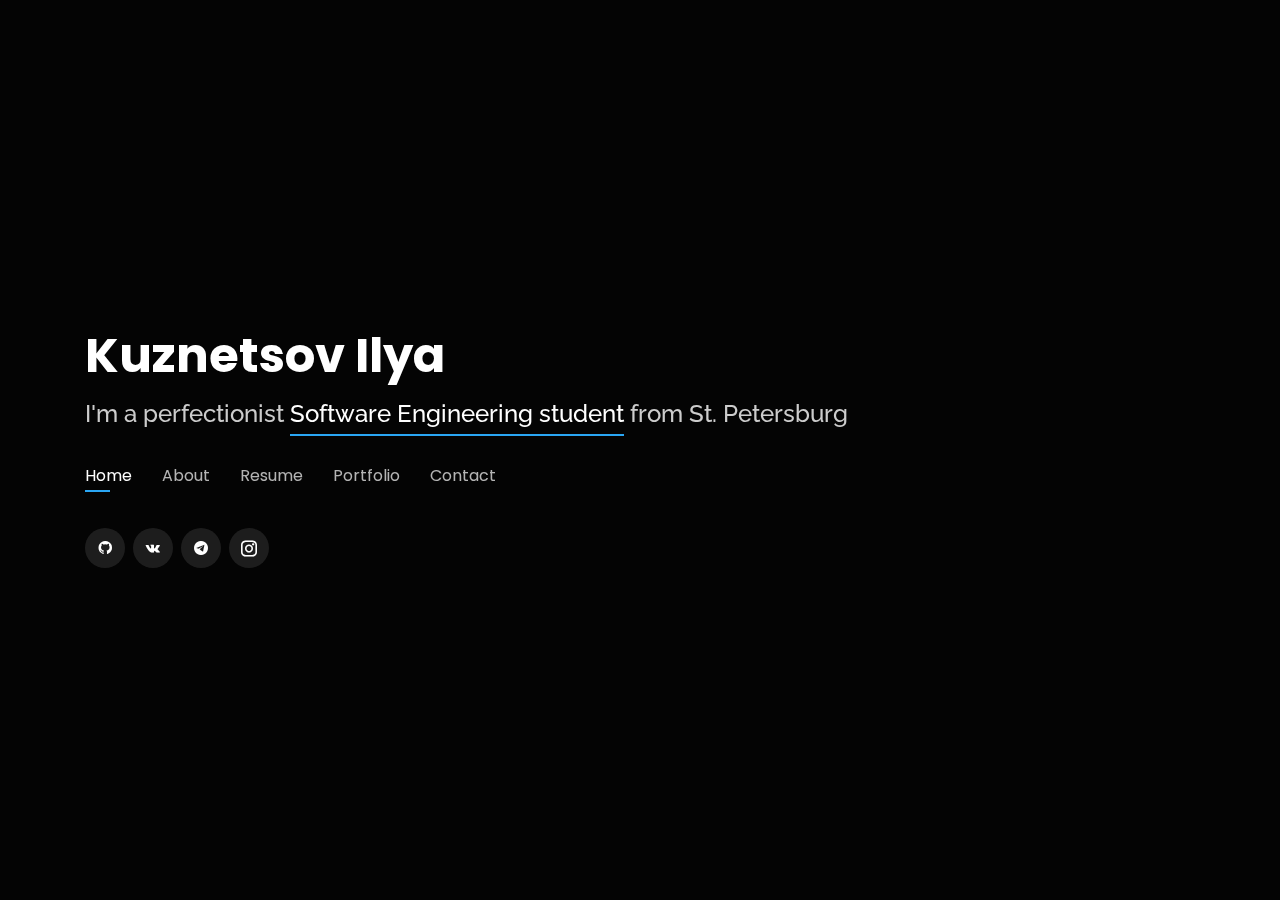
<file: index.html>
<!DOCTYPE html>
<html lang="en">

<head>
  <meta charset="utf-8">
  <meta content="width=device-width, initial-scale=1.0" name="viewport">

  <title>Kuznetsov Ilya</title>
  <meta content="" name="description">
  <meta content="" name="keywords">

  <!-- Favicons -->
  <link href="/assets/img/man32.png" rel="icon">
  <link href="/assets/img/man128.png" rel="apple-touch-icon">

  <!-- Google Fonts -->
  <link href="https://fonts.googleapis.com/css?family=Open+Sans:300,300i,400,400i,600,600i,700,700i|Raleway:300,300i,400,400i,500,500i,600,600i,700,700i|Poppins:300,300i,400,400i,500,500i,600,600i,700,700i" rel="stylesheet">

  <!-- Vendor CSS Files -->
  <link href="/assets/vendor/bootstrap/css/bootstrap.min.css" rel="stylesheet">
  <link href="/assets/vendor/icofont/icofont.min.css" rel="stylesheet">
  <link href="/assets/vendor/remixicon/remixicon.css" rel="stylesheet">
  <link href="/assets/vendor/owl.carousel/assets/owl.carousel.min.css" rel="stylesheet">
  <link href="/assets/vendor/boxicons/css/boxicons.min.css" rel="stylesheet">
  <link href="/assets/vendor/venobox/venobox.css" rel="stylesheet">

  <!-- Template Main CSS File -->
  <link href="/assets/css/stylish.css" rel="stylesheet">
</head>

<body>

  <!-- ======= Header ======= -->
  <header id="header" class="header-tops">
    <div class="container">

      <h1><a href="#">Kuznetsov Ilya</a></h1>
      <h2>I'm a perfectionist <span>Software Engineering student</span> from St. Petersburg</h2>

      <nav class="nav-menu d-none d-lg-block">
        <ul>
          <li class="active"><a href="#header">Home</a></li>
          <li><a href="#about">About</a></li>
          <li><a href="#resume">Resume</a></li>
          <li><a href="#portfolio">Portfolio</a></li>
          <li><a href="#contact">Contact</a></li>
        </ul>
      </nav>
      <!-- .nav-menu -->

      <div class="social-links">
        <a href="https://github.com/kznts9v-1lya" class="github"><i class="ri-github-fill"></i></a>
        <a href="https://vk.com/kznts9v_1lya" class="vk"><i class="icofont-vk"></i></a>
        <a href="https://t.me/kznts9v_1lya" class="telegram"><i class="icofont-telegram"></i></a>
        <a href="https://www.instagram.com/kznts9v_1lya/" class="instagram"><i class="icofont-instagram"></i></a>
      </div>

    </div>
  </header>
  <!-- End Header -->

  <!-- ======= About Section ======= -->
  <section id="about" class="about">

    <!-- ======= About Me ======= -->
    <div class="about-me container">

      <div class="section-title">
        <h2>About</h2>
        <p>Learn more about me</p>
      </div>

      <div class="row">
        <div class="col-lg-4" data-aos="fade-right">
          <img src="/assets/img/me.jpg" class="img-fluid" alt="">
        </div>
        <div class="col-lg-8 pt-4 pt-lg-0 content" data-aos="fade-left">
          <h3>Bachelor student & Software Engineer</h3>
          <p class="font-italic">
            I started entering in computer science in 2017 and therefore decided to link my career with IT. This prompted me to start studying software engineering at St. Petersburg State University in 2019.
          </p>
          <div class="row">
            <div class="col-lg-6">
              <ul>
                <li><i class="icofont-rounded-right"></i> <strong>Age:</strong> 20</li>
                <li><i class="icofont-rounded-right"></i> <strong>City:</strong> Saint Petersburg, Russia</li>
                <li><i class="icofont-rounded-right"></i> <strong>Education:</strong> Software Engineering, SPbSU</li>
                <li><i class="icofont-rounded-right"></i> <strong>Degree:</strong> Bachelor student</li>
              </ul>
            </div>
          </div>
          <p>
            During my education, I liked the C# programming language and the .NET platform in general, and also product management. That is why I strive every day to become a professional developer or product manager.
          </p>
        </div>
      </div>

    </div>
    <!-- End About Me -->

    <!-- ======= Counts ======= -->
    <div class="counts container">

      <div class="row">

        <div class="col-md-6 mt-5">
          <div class="count-box">
            <i class="icofont-presentation"></i>
            <span data-toggle="counter-up">3</span>
            <p>Projects</p>
          </div>
        </div>

        <div class="col-md-6 mt-5">
          <div class="count-box">
            <i class="icofont-code"></i>
            <span data-toggle="counter-up">6</span>
            <p>Programming languages</p>
          </div>
        </div>

        <!--
        <div class="col-lg-3 col-md-6 mt-5 mt-md-0">
          <div class="count-box">
            <i class="icofont-simple-smile"></i>
            <span data-toggle="counter-up">232</span>
            <p>Computer science & mathematics courses successfully learned</p>
          </div>
        </div>

        <div class="col-lg-3 col-md-6 mt-5 mt-lg-0">
          <div class="count-box">
            <i class="icofont-live-support"></i>
            <span data-toggle="counter-up">1,463</span>
            <p>Hours Of Support</p>
          </div>
        </div>

        <div class="col-lg-3 col-md-6 mt-5 mt-lg-0">
          <div class="count-box">
            <i class="icofont-users-alt-5"></i>
            <span data-toggle="counter-up">15</span>
            <p>Hard Workers</p>
          </div>
        </div>
        -->

      </div>

    </div>
    <!-- End Counts -->

    <!-- ======= Skills  ======= -->
    <div class="skills container">

      <div class="section-title">
        <h2>Skills</h2>
      </div>

      <div class="row skills-content">

        <div class="col-lg-6">

          <div class="progress">
            <span class="skill">C <i class="val">75%</i></span>
            <div class="progress-bar-wrap">
              <div class="progress-bar" role="progressbar" aria-valuenow="75" aria-valuemin="0" aria-valuemax="100"></div>
            </div>
          </div>

          <div class="progress">
            <span class="skill">C# <i class="val">83%</i></span>
            <div class="progress-bar-wrap">
              <div class="progress-bar" role="progressbar" aria-valuenow="83" aria-valuemin="0" aria-valuemax="100"></div>
            </div>
          </div>

          <div class="progress">
            <span class="skill">Ocaml <i class="val">66%</i></span>
            <div class="progress-bar-wrap">
              <div class="progress-bar" role="progressbar" aria-valuenow="66" aria-valuemin="0" aria-valuemax="100"></div>
            </div>
          </div>

        </div>

        <div class="col-lg-6">

          <div class="progress">
            <span class="skill">Python <i class="val">60%</i></span>
            <div class="progress-bar-wrap">
              <div class="progress-bar" role="progressbar" aria-valuenow="60" aria-valuemin="0" aria-valuemax="100"></div>
            </div>
          </div>

          <div class="progress">
            <span class="skill">Kotlin / Java <i class="val">39%</i></span>
            <div class="progress-bar-wrap">
              <div class="progress-bar" role="progressbar" aria-valuenow="39" aria-valuemin="0" aria-valuemax="100"></div>
            </div>
          </div>

          <div class="progress">
            <span class="skill">HTML + CSS <i class="val">57%</i></span>
            <div class="progress-bar-wrap">
              <div class="progress-bar" role="progressbar" aria-valuenow="57" aria-valuemin="0" aria-valuemax="100"></div>
            </div>
          </div>

        </div>

      </div>
    </div>
    <!-- End Skills -->

    <!-- ======= Interests ======= -->
    <div class="interests container">

      <div class="section-title">
        <h2>Technology stack</h2>
      </div>

      <div class="row">

        <div class="col-lg-3 col-md-4 mt-4">
          <div class="icon-box">
            <i class="ri-cpu-line" style="color: #39be13;"></i>
            <h3>Concurrency and asynchrony</h3>
          </div>
        </div>

        <div class="col-lg-3 col-md-4 mt-4">
          <div class="icon-box">
            <i class="ri-hashtag" style="color: #d37210;"></i>
            <h3>MPI | OpenMP | Tasks</h3>
          </div>
        </div>

        <div class="col-lg-3 col-md-4 mt-4">
          <div class="icon-box">
            <i class="ri-node-tree" style="color: #c9c843;"></i>
            <h3>Data structures and algorithms</h3>
          </div>
        </div>

        <div class="col-lg-3 col-md-4 mt-4">
          <div class="icon-box">
            <i class="ri-mind-map" style="color: #3e97e7;"></i>
            <h3>Automata theory</h3>
          </div>
        </div>

        <div class="col-lg-3 col-md-4 mt-4">
          <div class="icon-box">
            <i class="ri-hashtag" style="color: #87309d;"></i>
            <h3>LINQ | WCF | WPF | WinForms</h3>
          </div>
        </div>

        <div class="col-lg-3 col-md-4 mt-4">
          <div class="icon-box">
            <i class="ri-flask-line" style="color: #2dbdd4;"></i>
            <i class="ri-database-2-fill" style="color: #d31e03;"></i>
            <h3>Flask | SQLAlchemy</h3>
          </div>
        </div>

        <div class="col-lg-3 col-md-4 mt-4">
          <div class="icon-box">
            <i class="ri-html5-line" style="color: #cf3515;"></i>
            <i class="ri-css3-line" style="color: #056fc6;"></i>
            <h3>HTML | CSS</h3>
          </div>
        </div>

        <div class="col-lg-3 col-md-4 mt-4">
          <div class="icon-box">
            <i class="ri-github-fill" style="color: #fdfdfe;"></i>
            <h3>VCS</h3>
          </div>
        </div>

        <!--
        <div class="col-lg-3 col-md-4 mt-4">
          <div class="icon-box">
            <i class="ri-fingerprint-line" style="color: #29cc61;"></i>
            <h3>Flavor Nivelanda</h3>
          </div>
        </div>
        -->

      </div>
    </div>
    <!-- End Interests -->

    <!-- ======= Testimonials ======= -->
    <div class="testimonials container">

      <div class="section-title">
        <h2>Testimonials</h2>
      </div>

      <div class="testimonial-item">
        <p>
          <i class="bx bxs-quote-alt-left quote-icon-left"></i>
          During the development of the course work, the student Kuznetsov Ilya Alexandrovich actively interacted with the supervisor, completed the assigned tasks in a timely manner, showed independence, immediately eliminated the identified comments on the work.
          <i class="bx bxs-quote-alt-right quote-icon-right"></i>
        </p>
        <img src="/assets/img/testimonials/stanislav_sartasov.jpg" class="testimonial-img" alt="">
        <h3>Stanislav Sartasov</h3>
        <h4>Assistant Professor & Team Lead</h4>
      </div>

      <!--
      <div class="owl-carousel testimonials-carousel">

        <div class="testimonial-item">
          <p>
            <i class="bx bxs-quote-alt-left quote-icon-left"></i>
            Export tempor illum tamen malis malis eram quae irure esse labore quem cillum quid cillum eram malis quorum velit fore eram velit sunt aliqua noster fugiat irure amet legam anim culpa.
            <i class="bx bxs-quote-alt-right quote-icon-right"></i>
          </p>
          <img src="/assets/img/testimonials/testimonials-2.jpg" class="testimonial-img" alt="">
          <h3>Sara Wilsson</h3>
          <h4>Designer</h4>
        </div>

        <div class="testimonial-item">
          <p>
            <i class="bx bxs-quote-alt-left quote-icon-left"></i>
            Enim nisi quem export duis labore cillum quae magna enim sint quorum nulla quem veniam duis minim tempor labore quem eram duis noster aute amet eram fore quis sint minim.
            <i class="bx bxs-quote-alt-right quote-icon-right"></i>
          </p>
          <img src="/assets/img/testimonials/testimonials-3.jpg" class="testimonial-img" alt="">
          <h3>Jena Karlis</h3>
          <h4>Store Owner</h4>
        </div>
      </div>
    -->

    </div>
    <!-- End Testimonials  -->

  </section>
  <!-- End About Section -->

  <!-- ======= Resume Section ======= -->
  <section id="resume" class="resume">
    <div class="container">

      <div class="section-title">
        <h2>Resume</h2>
        <p>Check My Resume</p>
      </div>

      <div class="row">

        <div class="col-lg-6">

          <!--
          <h3 class="resume-title">Summary</h3>
          <div class="resume-item pb-0">
            <h4>Kuznetsov Ilya</h4>
            <p><em>Innovative and deadline-driven Graphic Designer with 3+ years of experience designing and developing user-centered digital/print marketing material from initial concept to final, polished deliverable.</em></p>
            <p>
            <ul>
              <li>Portland par 127,Orlando, FL</li>
              <li>(123) 456-7891</li>
              <li>alice.barkley@example.com</li>
            </ul>
            </p>
          </div>
          -->

          <h3 class="resume-title">Education</h3>
          <div class="resume-item pb-0">
            <h4>Bachelor of Software Engineering</h4>
            <h5>2019 - 2023</h5>
            <p><em> Saint Petersburg State University, Faculty of Mathematics and Mechanics, Department of System Programming</em></p>
            <p>On this educational program, I get the necessary knowledge and practical experience in the areas of software requirements, design, development, testing and maintenance</p>
            <p>We learn how to develop a product from the conception of an idea to its use by the end user and its entry into the market</p>
          </div>
          <div class="resume-item">
            <h4>Secondary general education</h4>
            <h5>2008 - 2019</h5>
            <p><em>Gymnasium A.P. Chekhov, Taganrog</em></p>
            <p>Got good basic skills in biology and chemistry, as well as a specialized level in physics and mathematics</p>
            <p>Deeply studied the Russian language and won the 3rd rank All-Russian Olympiad in the Russian language, 2019</p>
            <p>Graduated from high school with a red certificate and two gold medals: "For special success in learning" and "For special success to the graduate of Don"</p>
          </div>

        </div>

        <div class="col-lg-6">

          <h3 class="resume-title">Knowledge Stack</h3>
          <div class="resume-item">
            <h4>Second course</h4>
            <h5>September, 2020 - July, 2021</h5>
            <p><em>Software Engineering</em></p>
            <p>
            <ul>
              <li>Studied multithreading from fibers to processes. This includes parallel data structures and algorithms, asynchrony and also MPI, Open MP, Tasks technologies. Implemented fiber scheduler as a project</li>
              <li>Gained knowledge of server applications, studied WCF technology and implemented a multi-threaded client-server application for image processing</li>
              <li>Completed a course on operating systems, working with task scheduler, virtual memory, multiprocessing, networking and security. As a practice, took part in the development of a training operating system</li>
              <Li>Completed an introduction to GNU / Linux</Li>
              <li>Studied functional programming, including specific data structures, approaches and algorithms. As a practice, a C# sublanguage AST, parser, REPL and interpreter with optimizations and OOP support was implemented on Ocaml</li>
              <li>Studied the introduction to Software Engineering with an extensive understanding of the history, development and main directions of this field</li>
              <li>Got solid knowledge in mathematical analysis, statistics and logic; computation and probability theory; differential and difference equations and data analysis in Python</li>
              <li>Acquainted with web development, including front-end in HTML and CSS and back-end in Python. Worked with Flask framework and SQLAlchemy databases. Implemented this page as a project :)</li>
              <li>Completed a product management course, generating and testing ideas; conducting market and audience research, competitors and analogues; developing the strategy, positioning and also the UI and UX concepts of the application, and finally its roadmap. As a group project on Agile methodology, an MVP of a unique application was created</li>
            </ul>
            </p>
          </div>

          <div class="resume-item">
            <h4>First course</h4>
            <h5>September, 2019 - July, 2020</h5>
            <p><em>Software Engineering</em></p>
            <p>
            <ul>
              <li>Studied basic courses in mathematical analysis, algebra, geometry and discrete mathematics</li>
              <li>Learned the basics of low- and mid-level programming in the C. Implemented memory allocator and filters for images as projects</li>
              <li>Got good basic skills in object-oriented programming in the C#, as well as various patterns and technologies WPF, WinForms and IoC-containers. Implemented P2P chat and graphical presentation of graphs as projects</li>
              <li>Learned to use VCS</li>
              <li>Studied data structures, types and algorithms in conjunction with computer architecture</li>
            </ul>
            </p>
          </div>

        </div>

      </div>

    </div>
  </section>
  <!-- End Resume Section -->

  <!-- ======= Portfolio Section ======= -->
  <section id="portfolio" class="portfolio">
    <div class="container">

      <div class="section-title">
        <h2>Portfolio</h2>
        <p>My Projects</p>
      </div>

      <div class="row">
        <div class="col-lg-12 d-flex justify-content-center">
          <ul id="portfolio-flters">
            <li data-filter="*" class="filter-active">All</li>
            <li data-filter=".filter-app">App</li>
            <li data-filter=".filter-plugin">Plugin</li>
            <li data-filter=".filter-interpreter">Interpreter</li>
          </ul>
        </div>
      </div>

      <div class="row portfolio-container">

        <div class="col-lg-6 col-md-12 portfolio-item filter-plugin">
          <div class="portfolio-wrap">
            <img src="/assets/img/portfolio/navitas_framework.jpeg" class="img-fluid" alt="">
            <div class="portfolio-info">
              <h4>Navitas Framework</h4>
              <p>Plugin for estimating the power consumption of Android devices</p>
              <div class="portfolio-links">
                <a href="navitas_framework.html" data-gall="portfolioDetailsGallery" data-vbtype="iframe" class="venobox" title="Navitas Framework"><i class="bx bx-info-circle"></i></a>
                <a href="https://github.com/Stanislav-Sartasov/Navitas-Framework"><i class="bx bx-plus"></i></a>
              </div>
            </div>
          </div>
        </div>

        <div class="col-lg-6 col-md-12 portfolio-item filter-app">
          <div class="portfolio-wrap">
            <img src="/assets/img/portfolio/botanic_garden_assistant.jpeg" class="img-fluid" alt="">
            <div class="portfolio-info">
              <h4>Botanic Garden Assistant</h4>
              <p>An app to help gardeners, taking into account geolocation and weather conditions</p>
              <div class="portfolio-links">
                <a href="botanic_garden_assistant.html" data-gall="portfolioDetailsGallery" data-vbtype="iframe" class="venobox" title="Botanic"><i class="bx bx-info-circle"></i></a>
                <a href="https://1drv.ms/p/s!AkT5RcI7LHSNsjz_SWWHGpzd0x4p?e=mF1cYR"><i class="bx bx-plus"></i></a>
              </div>
            </div>
          </div>
        </div>

        <div class="col-lg-6 col-md-12 portfolio-item filter-interpreter">
          <div class="portfolio-wrap">
            <img src="/assets/img/portfolio/csharpmini.jpg" class="img-fluid" alt="">
            <div class="portfolio-info">
              <h4>CSharpMini</h4>
              <p>Extensible implementation of AST, parser, REPL and interpreter with various code optimizations in OCaml for C# sublanguage with OOP support</p>
              <div class="portfolio-links">
                 <a href="csharpmini.html" data-gall="portfolioDetailsGallery" data-vbtype="iframe" class="venobox" title="CSharpMini"><i class="bx bx-info-circle"></i></a>
                 <a href="https://github.com/kznts9v-1lya/CSharpMini/tree/master"><i class="bx bx-plus"></i></a>
              </div>
            </div>
          </div>
        </div>

       <!--
        <div class="col-lg-4 col-md-6 portfolio-item filter-web">
          <div class="portfolio-wrap">
            <img src="/assets/img/portfolio/portfolio-2.jpg" class="img-fluid" alt="">
            <div class="portfolio-info">
              <h4>Web 3</h4>
              <p>Web</p>
              <div class="portfolio-links">
                <a href="#" data-gall="portfolioGallery" class="venobox" title="Web 3"><i class="bx bx-plus"></i></a>
                <a href="#" data-gall="portfolioDetailsGallery" data-vbtype="iframe" class="venobox" title="Portfolio Details"><i class="bx bx-link"></i></a>
              </div>
            </div>
          </div>
        </div>

        <div class="col-lg-4 col-md-6 portfolio-item filter-app">
          <div class="portfolio-wrap">
            <img src="/assets/img/portfolio/portfolio-3.jpg" class="img-fluid" alt="">
            <div class="portfolio-info">
              <h4>App 2</h4>
              <p>App</p>
              <div class="portfolio-links">
                <a href="#') }}" data-gall="portfolioGallery" class="venobox" title="App 2"><i class="bx bx-plus"></i></a>
                <a href="#" data-gall="portfolioDetailsGallery" data-vbtype="iframe" class="venobox" title="Portfolio Details"><i class="bx bx-link"></i></a>
              </div>
            </div>
          </div>
        </div>

        <div class="col-lg-4 col-md-6 portfolio-item filter-card">
          <div class="portfolio-wrap">
            <img src="/assets/img/portfolio/portfolio-4.jpg" class="img-fluid" alt="">
            <div class="portfolio-info">
              <h4>Card 2</h4>
              <p>Card</p>
              <div class="portfolio-links">
                <a href="#" data-gall="portfolioGallery" class="venobox" title="Card 2"><i class="bx bx-plus"></i></a>
                <a href="#" data-gall="portfolioDetailsGallery" data-vbtype="iframe" class="venobox" title="Portfolio Details"><i class="bx bx-link"></i></a>
              </div>
            </div>
          </div>
        </div>

        <div class="col-lg-4 col-md-6 portfolio-item filter-web">
          <div class="portfolio-wrap">
            <img src="/assets/img/portfolio/portfolio-5.jpg" class="img-fluid" alt="">
            <div class="portfolio-info">
              <h4>Web 2</h4>
              <p>Web</p>
              <div class="portfolio-links">
                <a href="#" data-gall="portfolioGallery" class="venobox" title="Web 2"><i class="bx bx-plus"></i></a>
                <a href="#" data-gall="portfolioDetailsGallery" data-vbtype="iframe" class="venobox" title="Portfolio Details"><i class="bx bx-link"></i></a>
              </div>
            </div>
          </div>
        </div>

        <div class="col-lg-4 col-md-6 portfolio-item filter-app">
          <div class="portfolio-wrap">
            <img src="/assets/img/portfolio/portfolio-6.jpg" class="img-fluid" alt="">
            <div class="portfolio-info">
              <h4>App 3</h4>
              <p>App</p>
              <div class="portfolio-links">
                <a href="#" data-gall="portfolioGallery" class="venobox" title="App 3"><i class="bx bx-plus"></i></a>
                <a href="#" data-gall="portfolioDetailsGallery" data-vbtype="iframe" class="venobox" title="Portfolio Details"><i class="bx bx-link"></i></a>
              </div>
            </div>
          </div>
        </div>

        <div class="col-lg-4 col-md-6 portfolio-item filter-card">
          <div class="portfolio-wrap">
            <img src="/assets/img/portfolio/portfolio-7.jpg" class="img-fluid" alt="">
            <div class="portfolio-info">
              <h4>Card 1</h4>
              <p>Card</p>
              <div class="portfolio-links">
                <a href="#" data-gall="portfolioGallery" class="venobox" title="Card 1"><i class="bx bx-plus"></i></a>
                <a href="#" data-gall="portfolioDetailsGallery" data-vbtype="iframe" class="venobox" title="Portfolio Details"><i class="bx bx-link"></i></a>
              </div>
            </div>
          </div>
        </div>

        <div class="col-lg-4 col-md-6 portfolio-item filter-card">
          <div class="portfolio-wrap">
            <img src="/assets/img/portfolio/portfolio-8.jpg" class="img-fluid" alt="">
            <div class="portfolio-info">
              <h4>Card 3</h4>
              <p>Card</p>
              <div class="portfolio-links">
                <a href="#" data-gall="portfolioGallery" class="venobox" title="Card 3"><i class="bx bx-plus"></i></a>
                <a href="#" data-gall="portfolioDetailsGallery" data-vbtype="iframe" class="venobox" title="Portfolio Details"><i class="bx bx-link"></i></a>
              </div>
            </div>
          </div>
        </div>

        <div class="col-lg-4 col-md-6 portfolio-item filter-web">
          <div class="portfolio-wrap">
            <img src="/assets/img/portfolio/portfolio-9.jpg" class="img-fluid" alt="">
            <div class="portfolio-info">
              <h4>Web 3</h4>
              <p>Web</p>
              <div class="portfolio-links">
                <a href="#" data-gall="portfolioGallery" class="venobox" title="Web 3"><i class="bx bx-plus"></i></a>
                <a href="#" data-gall="portfolioDetailsGallery" data-vbtype="iframe" class="venobox" title="Portfolio Details"><i class="bx bx-link"></i></a>
              </div>
            </div>
          </div>
        </div>
        -->

      </div>

    </div>
  </section>
  <!-- End Portfolio Section -->

  <!-- ======= Contact Section ======= -->
  <section id="contact" class="contact">
    <div class="container">

      <div class="section-title">
        <h2>Contact</h2>
        <p>Contact Me</p>
      </div>

      <div class="row mt-2">

        <div class="col-lg-6 col-md-12 mt-4 d-flex align-items-stretch">
          <div class="info-box">
            <i class="bx bx-map"></i>
            <h3>My Address</h3>
            <p>Universitetsky pr., 28, St. Petersburg, 198504</p>
          </div>
        </div>

        <div class="col-lg-6 col-md-12 mt-4 d-flex align-items-stretch">
          <div class="info-box">
            <i class="bx bx-share-alt"></i>
            <h3>Social Profiles</h3>
            <div class="social-links">
              <a href="https://github.com/kznts9v-1lya" class="github"><i class="ri-github-fill"></i></a>
              <a href="https://vk.com/kznts9v_1lya" class="vk"><i class="icofont-vk"></i></a>
              <a href="https://t.me/kznts9v_1lya" class="telegram"><i class="icofont-telegram"></i></a>
              <a href="https://www.instagram.com/kznts9v_1lya/" class="instagram"><i class="icofont-instagram"></i></a>
            </div>
          </div>
        </div>

        <div class="col-lg-6 col-md-12 mt-4 d-flex align-items-stretch">
          <div class="info-box">
            <i class="bx bx-envelope"></i>
            <h3>Email Me</h3>
            <p>kuznetsov.ilya.alexandrovich@yandex.ru</p>
            <p>kuznetsov.ilya.alexandrovich@gmail.com</p>
          </div>
        </div>

        <div class="col-lg-6 col-md-12 mt-4 d-flex align-items-stretch">
          <div class="info-box">
            <i class="bx bx-phone-call"></i>
            <h3>Call Me</h3>
            <p>+7 928 177-70-05</p>
          </div>
        </div>
      </div>

      <!--
      <form action="/forms/contact.php" method="post" role="form" class="php-email-form mt-4">
        <div class="form-row">
          <div class="col-md-6 form-group">
            <input type="text" name="name" class="form-control" id="name" placeholder="Your Name" data-rule="minlen:4" data-msg="Please enter at least 4 chars" />
            <div class="validate"></div>
          </div>
          <div class="col-md-6 form-group">
            <input type="email" class="form-control" name="email" id="email" placeholder="Your Email" data-rule="email" data-msg="Please enter a valid email" />
            <div class="validate"></div>
          </div>
        </div>
        <div class="form-group">
          <input type="text" class="form-control" name="subject" id="subject" placeholder="Subject" data-rule="minlen:4" data-msg="Please enter at least 8 chars of subject" />
          <div class="validate"></div>
        </div>
        <div class="form-group">
          <textarea class="form-control" name="message" rows="5" data-rule="required" data-msg="Please write something for us" placeholder="Message"></textarea>
          <div class="validate"></div>
        </div>
        <div class="mb-3">
          <div class="loading">Loading</div>
          <div class="error-message"></div>
          <div class="sent-message">Your message has been sent. Thank you!</div>
        </div>
        <div class="text-center"><button type="submit">Send Message</button></div>
      </form>
      -->

    </div>
  </section>
  <!-- End Contact Section -->

  <!-- Vendor JS Files -->
  <script src="/assets/vendor/jquery/jquery.min.js"></script>
  <script src="/assets/vendor/bootstrap/js/bootstrap.bundle.min.js"></script>
  <script src="/assets/vendor/jquery.easing/jquery.easing.min.js"></script>
  <script src="/assets/vendor/php-email-form/validate.js"></script>
  <script src="/assets/vendor/waypoints/jquery.waypoints.min.js"></script>
  <script src="/assets/vendor/counterup/counterup.min.js"></script>
  <script src="/assets/vendor/owl.carousel/owl.carousel.min.js"></script>
  <script src="/assets/vendor/isotope-layout/isotope.pkgd.min.js"></script>
  <script src="/assets/vendor/venobox/venobox.min.js"></script>

  <!-- Template Main JS File -->
  <script src="/assets/js/main.js"></script>

</body>

</html>
</file>
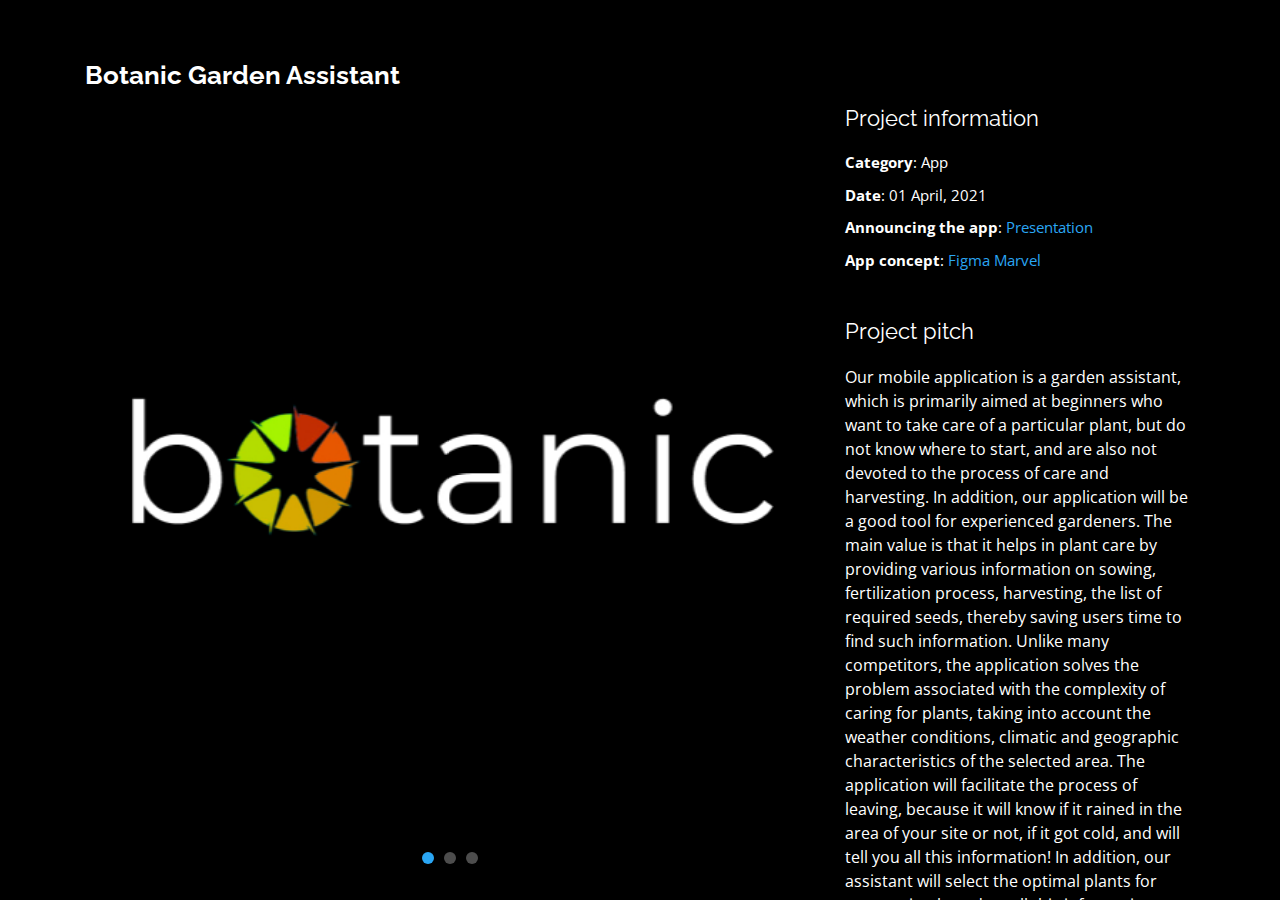
<file: botanic_garden_assistant.html>
<!DOCTYPE html>
<html lang="en">

<head>
  <meta charset="utf-8">
  <meta content="width=device-width, initial-scale=1.0" name="viewport">

  <title>Botanic</title>
  <meta content="" name="description">
  <meta content="" name="keywords">

  <!-- Favicons -->
  <link href="/assets/img/man32.png" rel="icon">
  <link href="/assets/img/man128.png" rel="apple-touch-icon">

  <!-- Google Fonts -->
  <link href="https://fonts.googleapis.com/css?family=Open+Sans:300,300i,400,400i,600,600i,700,700i|Raleway:300,300i,400,400i,500,500i,600,600i,700,700i|Poppins:300,300i,400,400i,500,500i,600,600i,700,700i" rel="stylesheet">

  <!-- Vendor CSS Files -->
  <link href="/assets/vendor/bootstrap/css/bootstrap.min.css" rel="stylesheet">
  <link href="/assets/vendor/icofont/icofont.min.css" rel="stylesheet">
  <link href="/assets/vendor/remixicon/remixicon.css" rel="stylesheet">
  <link href="/assets/vendor/owl.carousel/assets/owl.carousel.min.css" rel="stylesheet">
  <link href="/assets/vendor/boxicons/css/boxicons.min.css" rel="stylesheet">
  <link href="/assets/vendor/venobox/venobox.css" rel="stylesheet">

  <!-- Template Main CSS File -->
  <link href="/assets/css/stylish.css" rel="stylesheet">
</head>

<body>

  <main id="main">

    <!-- ======= Portfolio Details ======= -->
    <div id="portfolio-details" class="portfolio-details">
      <div class="container">

        <div class="row">

          <div class="col-lg-8">
            <h2 class="portfolio-title">Botanic Garden Assistant</h2>
            <div class="owl-carousel portfolio-details-carousel">
              <img src="/assets/img/portfolio/botanic_garden_assistant.jpeg" class="img-fluid" alt="">
              <img src="/assets/img/portfolio/botanic_ui1.jpeg" class="img-fluid" alt="">
              <img src="/assets/img/portfolio/botanic_ui2.jpeg" class="img-fluid" alt="">
            </div>
          </div>

          <div class="col-lg-4 portfolio-info">
            <h3>Project information</h3>
            <ul>
              <li><strong>Category</strong>: App</li>
              <li><strong>Date</strong>: 01 April, 2021</li>
              <li><strong>Announcing the app</strong>: <a href="https://1drv.ms/p/s!AkT5RcI7LHSNsjz_SWWHGpzd0x4p?e=mF1cYR" target="_blank">Presentation</a></li>
              <li><strong>App concept</strong>: <a href="https://www.figma.com/file/FXeazru1OPrvARr3Ec9QCi/Botanic-garden-assistant?node-id=0%3A1" target="_blank">Figma</a>  <a href="" target="_blank">Marvel</a></li>
            </ul>

            <p>
              <h3>Project pitch</h3>
              Our mobile application is a garden assistant, which is primarily aimed at beginners who want to take care of a particular plant, but do not know where to start, and are also not devoted to the process of care and harvesting. In addition, our application will be a good tool for experienced gardeners. The main value is that it helps in plant care by providing various information on sowing, fertilization process, harvesting, the list of required seeds, thereby saving users time to find such information. Unlike many competitors, the application solves the problem associated with the complexity of caring for plants, taking into account the weather conditions, climatic and geographic characteristics of the selected area. The application will facilitate the process of leaving, because it will know if it rained in the area of ​​your site or not, if it got cold, and will tell you all this information! In addition, our assistant will select the optimal plants for your region based on all this information.
            </p>

          </div>
        </div>
      </div>
    </div>
    <!-- End Portfolio Details -->

  </main>
  <!-- End #main -->

  <!-- Vendor JS Files -->
  <script src="/assets/vendor/jquery/jquery.min.js"></script>
  <script src="/assets/vendor/bootstrap/js/bootstrap.bundle.min.js"></script>
  <script src="/assets/vendor/jquery.easing/jquery.easing.min.js"></script>
  <script src="/assets/vendor/php-email-form/validate.js"></script>
  <script src="/assets/vendor/waypoints/jquery.waypoints.min.js"></script>
  <script src="/assets/vendor/counterup/counterup.min.js"></script>
  <script src="/assets/vendor/owl.carousel/owl.carousel.min.js"></script>
  <script src="/assets/vendor/isotope-layout/isotope.pkgd.min.js"></script>
  <script src="/assets/vendor/venobox/venobox.min.js"></script>

  <!-- Template Main JS File -->
  <script src="/assets/js/main.js"></script>

</body>

</html>
</file>
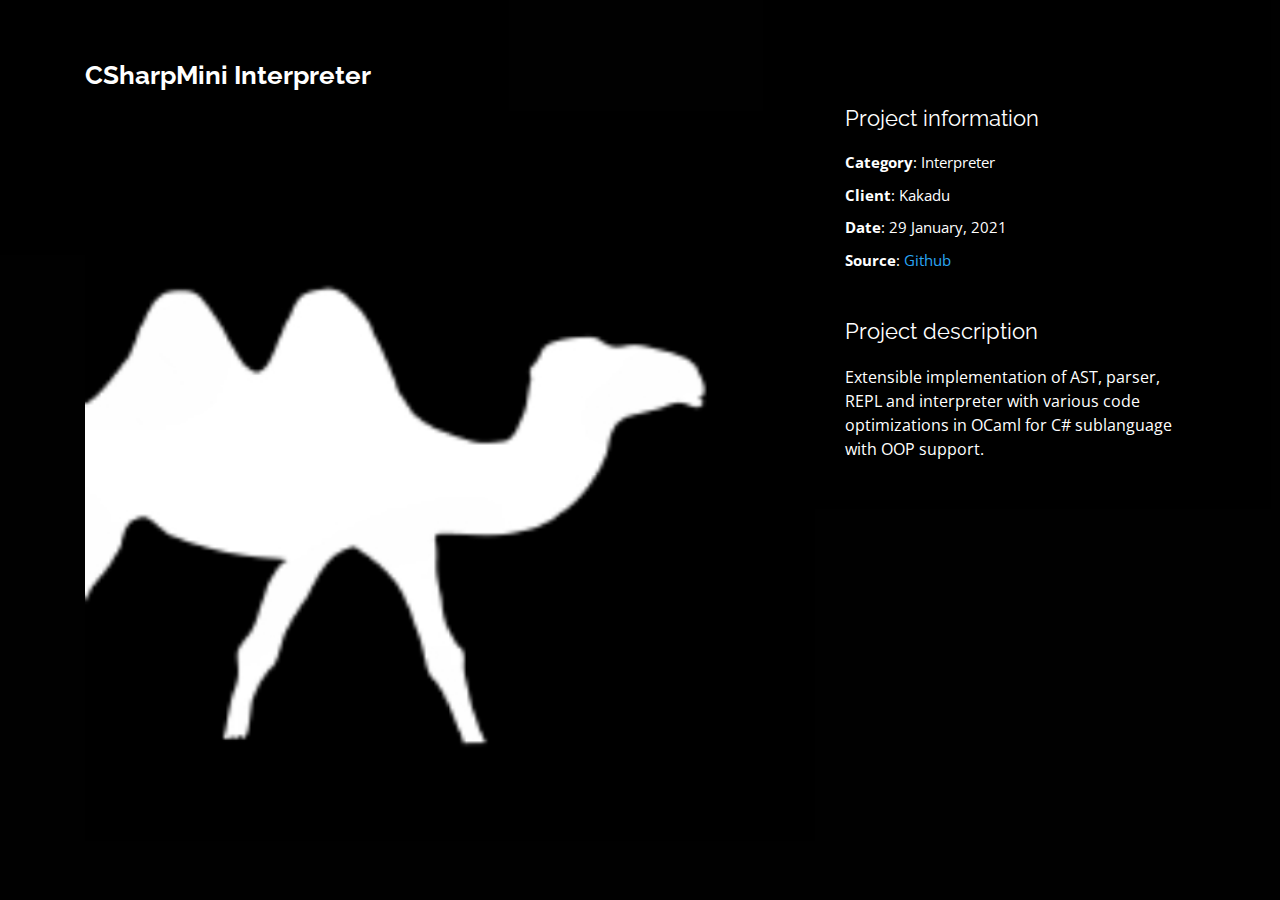
<file: csharpmini.html>
<!DOCTYPE html>
<html lang="en">

<head>
  <meta charset="utf-8">
  <meta content="width=device-width, initial-scale=1.0" name="viewport">

  <title>CSharpMini</title>
  <meta content="" name="description">
  <meta content="" name="keywords">

  <!-- Favicons -->
  <link href="assets/img/man32.png" rel="icon">
  <link href="assets/img/man128.png" rel="apple-touch-icon">

  <!-- Google Fonts -->
  <link href="https://fonts.googleapis.com/css?family=Open+Sans:300,300i,400,400i,600,600i,700,700i|Raleway:300,300i,400,400i,500,500i,600,600i,700,700i|Poppins:300,300i,400,400i,500,500i,600,600i,700,700i" rel="stylesheet">

  <!-- Vendor CSS Files -->
  <link href="assets/vendor/bootstrap/css/bootstrap.min.css" rel="stylesheet">
  <link href="assets/vendor/icofont/icofont.min.css" rel="stylesheet">
  <link href="assets/vendor/remixicon/remixicon.css" rel="stylesheet">
  <link href="assets/vendor/owl.carousel/assets/owl.carousel.min.css" rel="stylesheet">
  <link href="assets/vendor/boxicons/css/boxicons.min.css" rel="stylesheet">
  <link href="assets/vendor/venobox/venobox.css" rel="stylesheet">

  <!-- Template Main CSS File -->
  <link href="assets/css/style.css" rel="stylesheet">
</head>

<body>

  <main id="main">

    <!-- ======= Portfolio Details ======= -->
    <div id="portfolio-details" class="portfolio-details">
      <div class="container">

        <div class="row">

          <div class="col-lg-8">
            <h2 class="portfolio-title">CSharpMini Interpreter</h2>
            <div class="owl-carousel portfolio-details-carousel">
              <img src="assets/img/portfolio/csharpmini.jpg" class="img-fluid" alt="">
            </div>
          </div>

          <div class="col-lg-4 portfolio-info">
            <h3>Project information</h3>
            <ul>
              <li><strong>Category</strong>: Interpreter</li>
              <li><strong>Client</strong>: Kakadu</li>
              <li><strong>Date</strong>: 29 January, 2021</li>
              <li><strong>Source</strong>: <a href="https://github.com/kznts9v-1lya/CSharpMini" target="_blank">Github</a></li>
            </ul>

            <p>
              <h3>Project description</h3>
              Extensible implementation of AST, parser, REPL and interpreter with various code optimizations in OCaml for C# sublanguage with OOP support.
            </p>

          </div>
        </div>
      </div>
    </div>
    <!-- End Portfolio Details -->

  </main>
  <!-- End #main -->

  <!-- Vendor JS Files -->
  <script src="assets/vendor/jquery/jquery.min.js"></script>
  <script src="assets/vendor/bootstrap/js/bootstrap.bundle.min.js"></script>
  <script src="assets/vendor/jquery.easing/jquery.easing.min.js"></script>
  <script src="assets/vendor/php-email-form/validate.js"></script>
  <script src="assets/vendor/waypoints/jquery.waypoints.min.js"></script>
  <script src="assets/vendor/counterup/counterup.min.js"></script>
  <script src="assets/vendor/owl.carousel/owl.carousel.min.js"></script>
  <script src="assets/vendor/isotope-layout/isotope.pkgd.min.js"></script>
  <script src="assets/vendor/venobox/venobox.min.js"></script>

  <!-- Template Main JS File -->
  <script src="assets/js/main.js"></script>

</body>

</html>
</file>
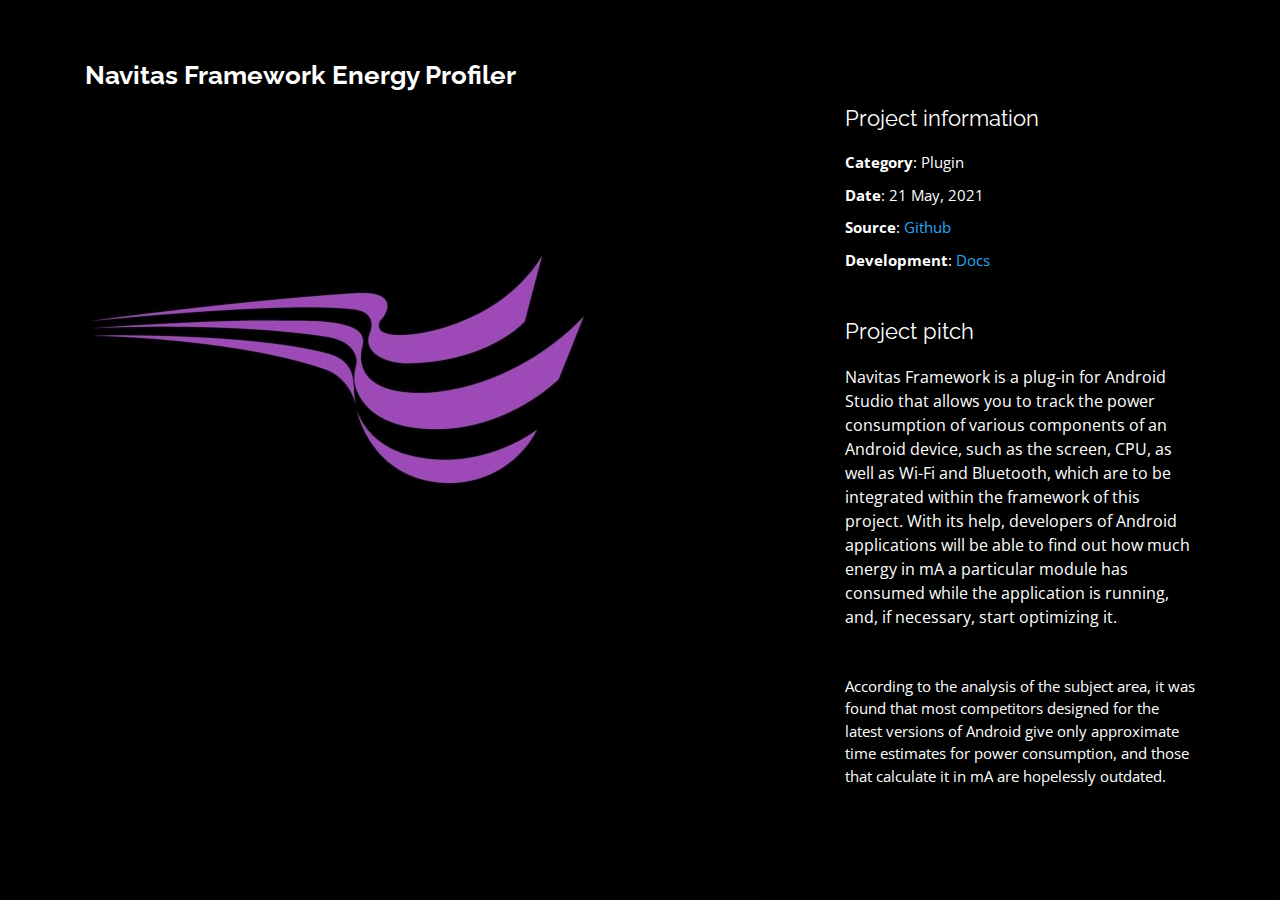
<file: navitas_framework.html>
<!DOCTYPE html>
<html lang="en">

<head>
  <meta charset="utf-8">
  <meta content="width=device-width, initial-scale=1.0" name="viewport">

  <title>Navitas Framework</title>
  <meta content="" name="description">
  <meta content="" name="keywords">

  <!-- Favicons -->
  <link href="/assets/img/man32.png" rel="icon">
  <link href="/assets/img/man128.png" rel="apple-touch-icon">

  <!-- Google Fonts -->
  <link href="https://fonts.googleapis.com/css?family=Open+Sans:300,300i,400,400i,600,600i,700,700i|Raleway:300,300i,400,400i,500,500i,600,600i,700,700i|Poppins:300,300i,400,400i,500,500i,600,600i,700,700i" rel="stylesheet">

  <!-- Vendor CSS Files -->
  <link href="/assets/vendor/bootstrap/css/bootstrap.min.css" rel="stylesheet">
  <link href="/assets/vendor/icofont/icofont.min.css" rel="stylesheet">
  <link href="/assets/vendor/remixicon/remixicon.css" rel="stylesheet">
  <link href="/assets/vendor/owl.carousel/assets/owl.carousel.min.css" rel="stylesheet">
  <link href="/assets/vendor/boxicons/css/boxicons.min.css" rel="stylesheet">
  <link href="/assets/vendor/venobox/venobox.css" rel="stylesheet">

  <!-- Template Main CSS File -->
  <link href="/assets/css/stylish.css" rel="stylesheet">
</head>

<body>

  <main id="main">

    <!-- ======= Portfolio Details ======= -->
    <div id="portfolio-details" class="portfolio-details">
      <div class="container">

        <div class="row">

          <div class="col-lg-8">
            <h2 class="portfolio-title">Navitas Framework Energy Profiler</h2>
            <img src="/assets/img/portfolio/navitas_framework.jpeg" class="img-fluid" alt="">
          </div>

          <div class="col-lg-4 portfolio-info">
            <h3>Project information</h3>
            <ul>
              <li><strong>Category</strong>: Plugin</li>
              <li><strong>Date</strong>: 21 May, 2021</li>
              <li><strong>Source</strong>: <a href="https://github.com/Stanislav-Sartasov/Navitas-Framework" target="_blank">Github</a></li>
              <li><strong>Development</strong>: <a href="https://docs.google.com/document/d/1bctIq3Uq36b3o55IE8cv5fhsYHeelaST3_QSqpobrv8/edit?usp=sharing" target="_blank">Docs</a></li>
            </ul>

            <p>
              <h3>Project pitch</h3>
              Navitas Framework is a plug-in for Android Studio that allows you to track the power consumption of various components of an Android device, such as the screen, CPU, as well as Wi-Fi and Bluetooth, which are to be integrated within the framework of this project. With its help, developers of Android applications will be able to find out how much energy in mA a particular module has consumed while the application is running, and, if necessary, start optimizing it.
            </p>

            <p>
              According to the analysis of the subject area, it was found that most competitors designed for the latest versions of Android give only approximate time estimates for power consumption, and those that calculate it in mA are hopelessly outdated.
            </p>

          </div>
        </div>
      </div>
    </div>
    <!-- End Portfolio Details -->

  </main>
  <!-- End #main -->

  <!-- Vendor JS Files -->
  <script src="/assets/vendor/jquery/jquery.min.js"></script>
  <script src="/assets/vendor/bootstrap/js/bootstrap.bundle.min.js"></script>
  <script src="/assets/vendor/jquery.easing/jquery.easing.min.js"></script>
  <script src="/assets/vendor/php-email-form/validate.js"></script>
  <script src="/assets/vendor/waypoints/jquery.waypoints.min.js"></script>
  <script src="/assets/vendor/counterup/counterup.min.js"></script>
  <script src="/assets/vendor/owl.carousel/owl.carousel.min.js"></script>
  <script src="/assets/vendor/isotope-layout/isotope.pkgd.min.js"></script>
  <script src="/assets/vendor/venobox/venobox.min.js"></script>

  <!-- Template Main JS File -->
  <script src="/assets/js/main.js"></script>

</body>

</html>
</file>
<file: assets/vendor/venobox/venobox.css>
/* ------ venobox.css --------*/
.vbox-overlay *, .vbox-overlay *:before, .vbox-overlay *:after{
    -webkit-backface-visibility: hidden;
    -webkit-box-sizing:border-box;
    -moz-box-sizing:border-box;
    box-sizing:border-box;
}
.vbox-overlay * { 
    -webkit-backface-visibility: visible;
    backface-visibility: visible;
}
.vbox-overlay{
    display: -webkit-flex;
    display: flex;
    -webkit-flex-direction: column;
    flex-direction: column;
    -webkit-justify-content: center;
    justify-content: center;
    -webkit-align-items: center;
    align-items: center;
    position: fixed;
    left: 0;
    top: 0;
    bottom: 0;
    right: 0;
    z-index: 999999;
}

/* ----- navigation ----- */
.vbox-title{
    width: 100%;
    height: 40px;
    float: left;
    text-align: center;
    line-height: 28px;
    font-size: 12px;
    padding: 6px 50px;
    overflow: hidden;
    position: fixed;
    display: none;
    left: 0;
    z-index: 89;
}
.vbox-close{
    cursor: pointer;
    position: fixed;
    top: -1px;
    right: 0;
    width: 50px;
    height: 40px;
    padding: 6px;
    display: block;
    background-position:10px center;
    overflow: hidden;
    font-size: 24px;
    line-height: 1;
    text-align: center;
    z-index: 99;
}
.vbox-left{
    cursor: pointer;
    position: fixed;
    left: 0;
    height: 40px;
    overflow: hidden;
    line-height: 28px;
    font-size: 12px;
    z-index: 99;
    display: flex;
    align-items:center;
}
.vbox-num{
    display: inline-block;
    margin: 6px 0 6px 15px;
}
/* ----- Social share ----- */
.vbox-share{
    line-height: 28px;
    font-size: 12px;
    overflow: hidden;
    position: fixed;
    left: 0;
    z-index: 98;
    display: flex;
    align-items:center;
    justify-content: center;
    width: 100%;
    text-align: center;
}
.vbox-share svg{
    max-height: 28px;
    width: 28px;
    z-index: 10;
    margin-left: 12px;
    margin-top: 6px;
    margin-bottom: 6px;
    vertical-align: middle;
}


/* ----- navigation ARROWS ----- */
.vbox-next, .vbox-prev{
    position: fixed;
    top: 50%;
    margin-top: -15px;
    overflow: hidden;
    cursor: pointer;
    display: block;
    width: 45px;
    height: 45px;
    z-index: 99;
}
.vbox-next span, .vbox-prev span{
    position: relative;
    width: 20px;
    height: 20px;
    border: 2px solid transparent;
    border-top-color: #B6B6B6;
    border-right-color: #B6B6B6;
    text-indent: -100px;
    position: absolute;
    top: 8px;
    display: block;
}
.vbox-prev{
    left: 15px;
}
.vbox-next{
    right: 15px;
}
.vbox-prev span{
    left: 10px;
    -ms-transform: rotate(-135deg);
    -webkit-transform: rotate(-135deg);
    transform: rotate(-135deg);
}
.vbox-next span{
    -ms-transform: rotate(45deg);
    -webkit-transform: rotate(45deg);
    transform: rotate(45deg);
    right: 10px;
}
/* ------- inline window ------ */
.vbox-inline{
    width: 420px;
    height: 315px;
    height: 70vh;
    padding: 10px;
    background: #fff;
    margin: 0 auto;
    overflow: auto;
    text-align: left;
}
/* ------- Video & iFrames window ------ */
.venoframe{
    max-width: 100%;
    width: 100%;
    border: none;
    width: 100%;
    height: 260px;
    height: 70vh;
}
.venoframe.vbvid{
    height: 260px;
}
@media (min-width: 768px) {
    .venoframe, .vbox-inline{
        width: 90%;
        height: 360px;
        height: 70vh;
    }
    .venoframe.vbvid{
        width: 640px;
        height: 360px;
    }
}
@media (min-width: 992px) {
    .venoframe, .vbox-inline{
        max-width: 1200px;
        width: 80%;
        height: 540px;
        height: 70vh;
    }
    .venoframe.vbvid{
        width: 960px;
        height: 540px;
    }
}
/* 
Please do NOT edit this part! 
or at least read this note: http://i.imgur.com/7C0ws9e.gif
*/
.vbox-open{
    overflow: hidden;
}
.vbox-container{
    position: absolute;
    left: 0;
    right: 0;
    top: 0;
    bottom: 0;
    overflow-x: hidden;
    overflow-y: scroll;
    overflow-scrolling: touch;
    -webkit-overflow-scrolling: touch;
    z-index: 20;
    max-height: 100%;

}

.vbox-content{
    text-align: center;
    float: left;
    width: 100%;
    position: relative;
    overflow: hidden;
    padding: 20px 4%;
}
.vbox-container img{
    max-width: 100%;
    height: auto;
}
.vbox-figlio{
    box-shadow: 0 0 12px rgba(0,0,0,0.19), 0 6px 6px rgba(0,0,0,0.23);
    max-width: 100%;
    text-align: initial;
}
img.vbox-figlio{
    -webkit-user-select: none;
-khtml-user-select: none;
-moz-user-select: none;
-o-user-select: none;
user-select: none;
}
.vbox-content.swipe-left{
    margin-left: -200px !important;
}
.vbox-content.swipe-right{
    margin-left: 200px !important;
}
.vbox-animated{
    webkit-transition: margin 300ms ease-out;
    transition: margin 300ms ease-out;
}

/* ---------- preloader ----------
 * SPINKIT 
 * http://tobiasahlin.com/spinkit/
-------------------------------- */
.sk-double-bounce,.sk-rotating-plane{width:40px;height:40px;margin:40px auto}.sk-rotating-plane{background-color:#333;-webkit-animation:sk-rotatePlane 1.2s infinite ease-in-out;animation:sk-rotatePlane 1.2s infinite ease-in-out}@-webkit-keyframes sk-rotatePlane{0%{-webkit-transform:perspective(120px) rotateX(0) rotateY(0);transform:perspective(120px) rotateX(0) rotateY(0)}50%{-webkit-transform:perspective(120px) rotateX(-180.1deg) rotateY(0);transform:perspective(120px) rotateX(-180.1deg) rotateY(0)}100%{-webkit-transform:perspective(120px) rotateX(-180deg) rotateY(-179.9deg);transform:perspective(120px) rotateX(-180deg) rotateY(-179.9deg)}}@keyframes sk-rotatePlane{0%{-webkit-transform:perspective(120px) rotateX(0) rotateY(0);transform:perspective(120px) rotateX(0) rotateY(0)}50%{-webkit-transform:perspective(120px) rotateX(-180.1deg) rotateY(0);transform:perspective(120px) rotateX(-180.1deg) rotateY(0)}100%{-webkit-transform:perspective(120px) rotateX(-180deg) rotateY(-179.9deg);transform:perspective(120px) rotateX(-180deg) rotateY(-179.9deg)}}.sk-double-bounce{position:relative}.sk-double-bounce .sk-child{width:100%;height:100%;border-radius:50%;background-color:#333;opacity:.6;position:absolute;top:0;left:0;-webkit-animation:sk-doubleBounce 2s infinite ease-in-out;animation:sk-doubleBounce 2s infinite ease-in-out}.sk-chasing-dots .sk-child,.sk-spinner-pulse,.sk-three-bounce .sk-child{background-color:#333;border-radius:100%}.sk-double-bounce .sk-double-bounce2{-webkit-animation-delay:-1s;animation-delay:-1s}@-webkit-keyframes sk-doubleBounce{0%,100%{-webkit-transform:scale(0);transform:scale(0)}50%{-webkit-transform:scale(1);transform:scale(1)}}@keyframes sk-doubleBounce{0%,100%{-webkit-transform:scale(0);transform:scale(0)}50%{-webkit-transform:scale(1);transform:scale(1)}}.sk-wave{margin:40px auto;width:50px;height:40px;text-align:center;font-size:10px}.sk-wave .sk-rect{background-color:#333;height:100%;width:6px;display:inline-block;-webkit-animation:sk-waveStretchDelay 1.2s infinite ease-in-out;animation:sk-waveStretchDelay 1.2s infinite ease-in-out}.sk-wave .sk-rect1{-webkit-animation-delay:-1.2s;animation-delay:-1.2s}.sk-wave .sk-rect2{-webkit-animation-delay:-1.1s;animation-delay:-1.1s}.sk-wave .sk-rect3{-webkit-animation-delay:-1s;animation-delay:-1s}.sk-wave .sk-rect4{-webkit-animation-delay:-.9s;animation-delay:-.9s}.sk-wave .sk-rect5{-webkit-animation-delay:-.8s;animation-delay:-.8s}@-webkit-keyframes sk-waveStretchDelay{0%,100%,40%{-webkit-transform:scaleY(.4);transform:scaleY(.4)}20%{-webkit-transform:scaleY(1);transform:scaleY(1)}}@keyframes sk-waveStretchDelay{0%,100%,40%{-webkit-transform:scaleY(.4);transform:scaleY(.4)}20%{-webkit-transform:scaleY(1);transform:scaleY(1)}}.sk-wandering-cubes{margin:40px auto;width:40px;height:40px;position:relative}.sk-wandering-cubes .sk-cube{background-color:#333;width:10px;height:10px;position:absolute;top:0;left:0;-webkit-animation:sk-wanderingCube 1.8s ease-in-out -1.8s infinite both;animation:sk-wanderingCube 1.8s ease-in-out -1.8s infinite both}.sk-chasing-dots,.sk-spinner-pulse{width:40px;height:40px;margin:40px auto}.sk-wandering-cubes .sk-cube2{-webkit-animation-delay:-.9s;animation-delay:-.9s}@-webkit-keyframes sk-wanderingCube{0%{-webkit-transform:rotate(0);transform:rotate(0)}25%{-webkit-transform:translateX(30px) rotate(-90deg) scale(.5);transform:translateX(30px) rotate(-90deg) scale(.5)}50%{-webkit-transform:translateX(30px) translateY(30px) rotate(-179deg);transform:translateX(30px) translateY(30px) rotate(-179deg)}50.1%{-webkit-transform:translateX(30px) translateY(30px) rotate(-180deg);transform:translateX(30px) translateY(30px) rotate(-180deg)}75%{-webkit-transform:translateX(0) translateY(30px) rotate(-270deg) scale(.5);transform:translateX(0) translateY(30px) rotate(-270deg) scale(.5)}100%{-webkit-transform:rotate(-360deg);transform:rotate(-360deg)}}@keyframes sk-wanderingCube{0%{-webkit-transform:rotate(0);transform:rotate(0)}25%{-webkit-transform:translateX(30px) rotate(-90deg) scale(.5);transform:translateX(30px) rotate(-90deg) scale(.5)}50%{-webkit-transform:translateX(30px) translateY(30px) rotate(-179deg);transform:translateX(30px) translateY(30px) rotate(-179deg)}50.1%{-webkit-transform:translateX(30px) translateY(30px) rotate(-180deg);transform:translateX(30px) translateY(30px) rotate(-180deg)}75%{-webkit-transform:translateX(0) translateY(30px) rotate(-270deg) scale(.5);transform:translateX(0) translateY(30px) rotate(-270deg) scale(.5)}100%{-webkit-transform:rotate(-360deg);transform:rotate(-360deg)}}.sk-spinner-pulse{-webkit-animation:sk-pulseScaleOut 1s infinite ease-in-out;animation:sk-pulseScaleOut 1s infinite ease-in-out}@-webkit-keyframes sk-pulseScaleOut{0%{-webkit-transform:scale(0);transform:scale(0)}100%{-webkit-transform:scale(1);transform:scale(1);opacity:0}}@keyframes sk-pulseScaleOut{0%{-webkit-transform:scale(0);transform:scale(0)}100%{-webkit-transform:scale(1);transform:scale(1);opacity:0}}.sk-chasing-dots{position:relative;text-align:center;-webkit-animation:sk-chasingDotsRotate 2s infinite linear;animation:sk-chasingDotsRotate 2s infinite linear}.sk-chasing-dots .sk-child{width:60%;height:60%;display:inline-block;position:absolute;top:0;-webkit-animation:sk-chasingDotsBounce 2s infinite ease-in-out;animation:sk-chasingDotsBounce 2s infinite ease-in-out}.sk-chasing-dots .sk-dot2{top:auto;bottom:0;-webkit-animation-delay:-1s;animation-delay:-1s}@-webkit-keyframes sk-chasingDotsRotate{100%{-webkit-transform:rotate(360deg);transform:rotate(360deg)}}@keyframes sk-chasingDotsRotate{100%{-webkit-transform:rotate(360deg);transform:rotate(360deg)}}@-webkit-keyframes sk-chasingDotsBounce{0%,100%{-webkit-transform:scale(0);transform:scale(0)}50%{-webkit-transform:scale(1);transform:scale(1)}}@keyframes sk-chasingDotsBounce{0%,100%{-webkit-transform:scale(0);transform:scale(0)}50%{-webkit-transform:scale(1);transform:scale(1)}}.sk-three-bounce{margin:40px auto;width:80px;text-align:center}.sk-three-bounce .sk-child{width:20px;height:20px;display:inline-block;-webkit-animation:sk-three-bounce 1.4s ease-in-out 0s infinite both;animation:sk-three-bounce 1.4s ease-in-out 0s infinite both}.sk-circle .sk-child:before,.sk-fading-circle .sk-circle:before{display:block;border-radius:100%;content:'';background-color:#333}.sk-three-bounce .sk-bounce1{-webkit-animation-delay:-.32s;animation-delay:-.32s}.sk-three-bounce .sk-bounce2{-webkit-animation-delay:-.16s;animation-delay:-.16s}@-webkit-keyframes sk-three-bounce{0%,100%,80%{-webkit-transform:scale(0);transform:scale(0)}40%{-webkit-transform:scale(1);transform:scale(1)}}@keyframes sk-three-bounce{0%,100%,80%{-webkit-transform:scale(0);transform:scale(0)}40%{-webkit-transform:scale(1);transform:scale(1)}}.sk-circle{margin:40px auto;width:40px;height:40px;position:relative}.sk-circle .sk-child{width:100%;height:100%;position:absolute;left:0;top:0}.sk-circle .sk-child:before{margin:0 auto;width:15%;height:15%;-webkit-animation:sk-circleBounceDelay 1.2s infinite ease-in-out both;animation:sk-circleBounceDelay 1.2s infinite ease-in-out both}.sk-circle .sk-circle2{-webkit-transform:rotate(30deg);-ms-transform:rotate(30deg);transform:rotate(30deg)}.sk-circle .sk-circle3{-webkit-transform:rotate(60deg);-ms-transform:rotate(60deg);transform:rotate(60deg)}.sk-circle .sk-circle4{-webkit-transform:rotate(90deg);-ms-transform:rotate(90deg);transform:rotate(90deg)}.sk-circle .sk-circle5{-webkit-transform:rotate(120deg);-ms-transform:rotate(120deg);transform:rotate(120deg)}.sk-circle .sk-circle6{-webkit-transform:rotate(150deg);-ms-transform:rotate(150deg);transform:rotate(150deg)}.sk-circle .sk-circle7{-webkit-transform:rotate(180deg);-ms-transform:rotate(180deg);transform:rotate(180deg)}.sk-circle .sk-circle8{-webkit-transform:rotate(210deg);-ms-transform:rotate(210deg);transform:rotate(210deg)}.sk-circle .sk-circle9{-webkit-transform:rotate(240deg);-ms-transform:rotate(240deg);transform:rotate(240deg)}.sk-circle .sk-circle10{-webkit-transform:rotate(270deg);-ms-transform:rotate(270deg);transform:rotate(270deg)}.sk-circle .sk-circle11{-webkit-transform:rotate(300deg);-ms-transform:rotate(300deg);transform:rotate(300deg)}.sk-circle .sk-circle12{-webkit-transform:rotate(330deg);-ms-transform:rotate(330deg);transform:rotate(330deg)}.sk-circle .sk-circle2:before{-webkit-animation-delay:-1.1s;animation-delay:-1.1s}.sk-circle .sk-circle3:before{-webkit-animation-delay:-1s;animation-delay:-1s}.sk-circle .sk-circle4:before{-webkit-animation-delay:-.9s;animation-delay:-.9s}.sk-circle .sk-circle5:before{-webkit-animation-delay:-.8s;animation-delay:-.8s}.sk-circle .sk-circle6:before{-webkit-animation-delay:-.7s;animation-delay:-.7s}.sk-circle .sk-circle7:before{-webkit-animation-delay:-.6s;animation-delay:-.6s}.sk-circle .sk-circle8:before{-webkit-animation-delay:-.5s;animation-delay:-.5s}.sk-circle .sk-circle9:before{-webkit-animation-delay:-.4s;animation-delay:-.4s}.sk-circle .sk-circle10:before{-webkit-animation-delay:-.3s;animation-delay:-.3s}.sk-circle .sk-circle11:before{-webkit-animation-delay:-.2s;animation-delay:-.2s}.sk-circle .sk-circle12:before{-webkit-animation-delay:-.1s;animation-delay:-.1s}@-webkit-keyframes sk-circleBounceDelay{0%,100%,80%{-webkit-transform:scale(0);transform:scale(0)}40%{-webkit-transform:scale(1);transform:scale(1)}}@keyframes sk-circleBounceDelay{0%,100%,80%{-webkit-transform:scale(0);transform:scale(0)}40%{-webkit-transform:scale(1);transform:scale(1)}}.sk-cube-grid{width:40px;height:40px;margin:40px auto}.sk-cube-grid .sk-cube{width:33.33%;height:33.33%;background-color:#333;float:left;-webkit-animation:sk-cubeGridScaleDelay 1.3s infinite ease-in-out;animation:sk-cubeGridScaleDelay 1.3s infinite ease-in-out}.sk-cube-grid .sk-cube1{-webkit-animation-delay:.2s;animation-delay:.2s}.sk-cube-grid .sk-cube2{-webkit-animation-delay:.3s;animation-delay:.3s}.sk-cube-grid .sk-cube3{-webkit-animation-delay:.4s;animation-delay:.4s}.sk-cube-grid .sk-cube4{-webkit-animation-delay:.1s;animation-delay:.1s}.sk-cube-grid .sk-cube5{-webkit-animation-delay:.2s;animation-delay:.2s}.sk-cube-grid .sk-cube6{-webkit-animation-delay:.3s;animation-delay:.3s}.sk-cube-grid .sk-cube7{-webkit-animation-delay:0ms;animation-delay:0ms}.sk-cube-grid .sk-cube8{-webkit-animation-delay:.1s;animation-delay:.1s}.sk-cube-grid .sk-cube9{-webkit-animation-delay:.2s;animation-delay:.2s}@-webkit-keyframes sk-cubeGridScaleDelay{0%,100%,70%{-webkit-transform:scale3D(1,1,1);transform:scale3D(1,1,1)}35%{-webkit-transform:scale3D(0,0,1);transform:scale3D(0,0,1)}}@keyframes sk-cubeGridScaleDelay{0%,100%,70%{-webkit-transform:scale3D(1,1,1);transform:scale3D(1,1,1)}35%{-webkit-transform:scale3D(0,0,1);transform:scale3D(0,0,1)}}.sk-fading-circle{margin:40px auto;width:40px;height:40px;position:relative}.sk-fading-circle .sk-circle{width:100%;height:100%;position:absolute;left:0;top:0}.sk-fading-circle .sk-circle:before{margin:0 auto;width:15%;height:15%;-webkit-animation:sk-circleFadeDelay 1.2s infinite ease-in-out both;animation:sk-circleFadeDelay 1.2s infinite ease-in-out both}.sk-fading-circle .sk-circle2{-webkit-transform:rotate(30deg);-ms-transform:rotate(30deg);transform:rotate(30deg)}.sk-fading-circle .sk-circle3{-webkit-transform:rotate(60deg);-ms-transform:rotate(60deg);transform:rotate(60deg)}.sk-fading-circle .sk-circle4{-webkit-transform:rotate(90deg);-ms-transform:rotate(90deg);transform:rotate(90deg)}.sk-fading-circle .sk-circle5{-webkit-transform:rotate(120deg);-ms-transform:rotate(120deg);transform:rotate(120deg)}.sk-fading-circle .sk-circle6{-webkit-transform:rotate(150deg);-ms-transform:rotate(150deg);transform:rotate(150deg)}.sk-fading-circle .sk-circle7{-webkit-transform:rotate(180deg);-ms-transform:rotate(180deg);transform:rotate(180deg)}.sk-fading-circle .sk-circle8{-webkit-transform:rotate(210deg);-ms-transform:rotate(210deg);transform:rotate(210deg)}.sk-fading-circle .sk-circle9{-webkit-transform:rotate(240deg);-ms-transform:rotate(240deg);transform:rotate(240deg)}.sk-fading-circle .sk-circle10{-webkit-transform:rotate(270deg);-ms-transform:rotate(270deg);transform:rotate(270deg)}.sk-fading-circle .sk-circle11{-webkit-transform:rotate(300deg);-ms-transform:rotate(300deg);transform:rotate(300deg)}.sk-fading-circle .sk-circle12{-webkit-transform:rotate(330deg);-ms-transform:rotate(330deg);transform:rotate(330deg)}.sk-fading-circle .sk-circle2:before{-webkit-animation-delay:-1.1s;animation-delay:-1.1s}.sk-fading-circle .sk-circle3:before{-webkit-animation-delay:-1s;animation-delay:-1s}.sk-fading-circle .sk-circle4:before{-webkit-animation-delay:-.9s;animation-delay:-.9s}.sk-fading-circle .sk-circle5:before{-webkit-animation-delay:-.8s;animation-delay:-.8s}.sk-fading-circle .sk-circle6:before{-webkit-animation-delay:-.7s;animation-delay:-.7s}.sk-fading-circle .sk-circle7:before{-webkit-animation-delay:-.6s;animation-delay:-.6s}.sk-fading-circle .sk-circle8:before{-webkit-animation-delay:-.5s;animation-delay:-.5s}.sk-fading-circle .sk-circle9:before{-webkit-animation-delay:-.4s;animation-delay:-.4s}.sk-fading-circle .sk-circle10:before{-webkit-animation-delay:-.3s;animation-delay:-.3s}.sk-fading-circle .sk-circle11:before{-webkit-animation-delay:-.2s;animation-delay:-.2s}.sk-fading-circle .sk-circle12:before{-webkit-animation-delay:-.1s;animation-delay:-.1s}@-webkit-keyframes sk-circleFadeDelay{0%,100%,39%{opacity:0}40%{opacity:1}}@keyframes sk-circleFadeDelay{0%,100%,39%{opacity:0}40%{opacity:1}}.sk-folding-cube{margin:40px auto;width:40px;height:40px;position:relative;-webkit-transform:rotateZ(45deg);transform:rotateZ(45deg)}.sk-folding-cube .sk-cube{float:left;width:50%;height:50%;position:relative;-webkit-transform:scale(1.1);-ms-transform:scale(1.1);transform:scale(1.1)}.sk-folding-cube .sk-cube:before{content:'';position:absolute;top:0;left:0;width:100%;height:100%;background-color:#333;-webkit-animation:sk-foldCubeAngle 2.4s infinite linear both;animation:sk-foldCubeAngle 2.4s infinite linear both;-webkit-transform-origin:100% 100%;-ms-transform-origin:100% 100%;transform-origin:100% 100%}.sk-folding-cube .sk-cube2{-webkit-transform:scale(1.1) rotateZ(90deg);transform:scale(1.1) rotateZ(90deg)}.sk-folding-cube .sk-cube3{-webkit-transform:scale(1.1) rotateZ(180deg);transform:scale(1.1) rotateZ(180deg)}.sk-folding-cube .sk-cube4{-webkit-transform:scale(1.1) rotateZ(270deg);transform:scale(1.1) rotateZ(270deg)}.sk-folding-cube .sk-cube2:before{-webkit-animation-delay:.3s;animation-delay:.3s}.sk-folding-cube .sk-cube3:before{-webkit-animation-delay:.6s;animation-delay:.6s}.sk-folding-cube .sk-cube4:before{-webkit-animation-delay:.9s;animation-delay:.9s}@-webkit-keyframes sk-foldCubeAngle{0%,10%{-webkit-transform:perspective(140px) rotateX(-180deg);transform:perspective(140px) rotateX(-180deg);opacity:0}25%,75%{-webkit-transform:perspective(140px) rotateX(0);transform:perspective(140px) rotateX(0);opacity:1}100%,90%{-webkit-transform:perspective(140px) rotateY(180deg);transform:perspective(140px) rotateY(180deg);opacity:0}}@keyframes sk-foldCubeAngle{0%,10%{-webkit-transform:perspective(140px) rotateX(-180deg);transform:perspective(140px) rotateX(-180deg);opacity:0}25%,75%{-webkit-transform:perspective(140px) rotateX(0);transform:perspective(140px) rotateX(0);opacity:1}100%,90%{-webkit-transform:perspective(140px) rotateY(180deg);transform:perspective(140px) rotateY(180deg);opacity:0}}
</file>
<file: assets/css/stylish.css>
/*
* Template Name: Personal - v2.5.1
* Template URL: https://bootstrapmade.com/personal-free-resume-bootstrap-template/
* Author: BootstrapMade.com
* License: https://bootstrapmade.com/license/
*/

/*--------------------------------------------------------------
# General
--------------------------------------------------------------*/
body {
  font-family: "Open Sans", sans-serif;
  background-color: #040404;
  color: #fff;
  position: relative;
  background: transparent;
}

body::before {
  content: "";
  position: fixed;
  background: #040404 top;
  background-size: cover;
  left: 0;
  right: 0;
  top: 0;
  height: 100vh;
  z-index: -1;
}

@media (min-width: 1024px) {
  body::before {
    background-attachment: fixed;
  }
}

a {
  color: #2AA6F4FF;
}

a:hover {
  color: #2AA6F4FF;
  text-decoration: none;
}

h1, h2, h3, h4, h5, h6 {
  font-family: "Raleway", sans-serif;
}

/*--------------------------------------------------------------
# Header
--------------------------------------------------------------*/
#header {
  transition: ease-in-out 0.3s;
  position: relative;
  height: 100vh;
  display: flex;
  align-items: center;
  z-index: 997;
  overflow-y: auto;
}

#header * {
  transition: ease-in-out 0.3s;
}

#header h1 {
  font-size: 48px;
  margin: 0;
  padding: 0;
  line-height: 1;
  font-weight: 700;
  font-family: "Poppins", sans-serif;
}

#header h1 a, #header h1 a:hover {
  color: #fff;
  line-height: 1;
  display: inline-block;
}

#header h2 {
  font-size: 24px;
  margin-top: 20px;
  color: rgba(255, 255, 255, 0.8);
}

#header h2 span {
  color: #fff;
  border-bottom: 2px solid #2AA6F4FF;
  padding-bottom: 6px;
}

#header img {
  padding: 0;
  margin: 0;
}

#header .social-links {
  margin-top: 40px;
  display: flex;
}

#header .social-links a {
  font-size: 16px;
  display: flex;
  justify-content: center;
  align-items: center;
  background: rgba(255, 255, 255, 0.1);
  color: #fff;
  line-height: 1;
  margin-right: 8px;
  border-radius: 50%;
  width: 40px;
  height: 40px;
}

#header .social-links a:hover {
  background: #2AA6F4FF;
}

@media (max-width: 992px) {
  #header h1 {
    font-size: 36px;
  }
  #header h2 {
    font-size: 20px;
    line-height: 30px;
  }
  #header .social-links {
    margin-top: 15px;
  }
  #header .container {
    display: flex;
    flex-direction: column;
    align-items: center;
  }
}

/*--------------------------------------------------------------
# Navigation Menu
--------------------------------------------------------------*/
/* Desktop Navigation */
.nav-menu {
  margin-top: 35px;
}

.nav-menu ul {
  display: flex;
  margin: 0;
  padding: 0;
  list-style: none;
}

.nav-menu li + li {
  margin-left: 30px;
}

.nav-menu a {
  display: block;
  position: relative;
  color: rgba(255, 255, 255, 0.7);
  font-size: 16px;
  font-family: "Poppins", sans-serif;
  font-weight: 400;
}

.nav-menu a:before {
  content: "";
  position: absolute;
  width: 0;
  height: 2px;
  bottom: -4px;
  left: 0;
  background-color: #2AA6F4FF;
  visibility: hidden;
  width: 0px;
  transition: all 0.3s ease-in-out 0s;
}

.nav-menu a:hover:before, .nav-menu li:hover > a:before, .nav-menu .active > a:before {
  visibility: visible;
  width: 25px;
}

.nav-menu a:hover, .nav-menu .active > a, .nav-menu li:hover > a {
  color: #fff;
  text-decoration: none;
}

/* Mobile Navigation */
.mobile-nav-toggle {
  position: fixed;
  right: 15px;
  top: 15px;
  z-index: 9998;
  border: 0;
  background: none;
  font-size: 24px;
  transition: all 0.4s;
  outline: none !important;
  line-height: 1;
  cursor: pointer;
  text-align: right;
}

.mobile-nav-toggle i {
  color: #fff;
}

.mobile-nav {
  position: fixed;
  top: 55px;
  right: 15px;
  bottom: 15px;
  left: 15px;
  z-index: 9999;
  overflow-y: auto;
  background: rgba(0, 0, 0, 0.7);
  transition: ease-in-out 0.2s;
  opacity: 0;
  visibility: hidden;
  border-radius: 10px;
  padding: 10px 0;
  border: 2px solid rgba(255, 255, 255, 0.12);
}

.mobile-nav * {
  margin: 0;
  padding: 0;
  list-style: none;
}

.mobile-nav a {
  display: block;
  position: relative;
  color: #fff;
  padding: 10px 20px;
  font-weight: 500;
  outline: none;
}

.mobile-nav a:hover, .mobile-nav .active > a, .mobile-nav li:hover > a {
  color: #2AA6F4FF;
  text-decoration: none;
}

.mobile-nav-overly {
  width: 100%;
  height: 100%;
  z-index: 9997;
  top: 0;
  left: 0;
  position: fixed;
  background: rgba(9, 9, 9, 0.6);
  overflow: hidden;
  display: none;
  transition: ease-in-out 0.2s;
}

.mobile-nav-active {
  overflow: hidden;
}

.mobile-nav-active .mobile-nav {
  opacity: 1;
  visibility: visible;
}

.mobile-nav-active .mobile-nav-toggle i {
  color: #fff;
}

/* Header Top */
#header.header-top {
  height: 80px;
  position: fixed;
  left: 0;
  top: 0;
  right: 0;
  background: rgba(0, 0, 0, 0.9);
}

#header.header-top .social-links, #header.header-top h2 {
  display: none;
}

#header.header-top h1 {
  margin-right: auto;
  font-size: 36px;
}

#header.header-top .container {
  display: flex;
  align-items: center;
}

#header.header-top .nav-menu {
  margin: 0;
}

@media (max-width: 768px) {
  #header.header-top {
    height: 60px;
  }
  #header.header-top h1 {
    font-size: 26px;
  }
}

/*--------------------------------------------------------------
# Sections General
--------------------------------------------------------------*/
section {
  overflow: hidden;
  position: absolute;
  width: 100%;
  top: 140px;
  bottom: 100%;
  opacity: 0;
  transition: ease-in-out 0.4s;
  z-index: 2;
}

section.section-show {
  top: 100px;
  bottom: auto;
  opacity: 1;
  padding-bottom: 45px;
}

section .container {
  background: rgba(0, 0, 0, 0.9);
  padding: 30px;
}

@media (max-width: 768px) {
  section {
    top: 120px;
  }
  section.section-show {
    top: 80px;
  }
}

.section-title h2 {
  font-size: 14px;
  font-weight: 500;
  padding: 0;
  line-height: 1px;
  margin: 0 0 20px 0;
  letter-spacing: 2px;
  text-transform: uppercase;
  color: #aaaaaa;
  font-family: "Poppins", sans-serif;
}

.section-title h2::after {
  content: "";
  width: 120px;
  height: 1px;
  display: inline-block;
  background: #2AA6F4FF;
  margin: 4px 10px;
}

.section-title p {
  margin: 0;
  margin: -15px 0 15px 0;
  font-size: 36px;
  font-weight: 700;
  text-transform: uppercase;
  font-family: "Poppins", sans-serif;
  color: #fff;
}

/*--------------------------------------------------------------
# About
--------------------------------------------------------------*/
.about-me .content h3 {
  font-weight: 700;
  font-size: 26px;
  color: #2AA6F4FF;
}

.about-me .content ul {
  list-style: none;
  padding: 0;
}

.about-me .content ul li {
  padding-bottom: 10px;
}

.about-me .content ul i {
  font-size: 20px;
  padding-right: 2px;
  color: #2AA6F4FF;
}

.about-me .content p:last-child {
  margin-bottom: 0;
}

/*--------------------------------------------------------------
# Counts
--------------------------------------------------------------*/
.counts {
  padding: 70px 0 60px;
}

.counts .count-box {
  padding: 30px 30px 25px 30px;
  width: 100%;
  position: relative;
  text-align: center;
  background: rgba(255, 255, 255, 0.08);
}

.counts .count-box i {
  position: absolute;
  top: -25px;
  left: 50%;
  transform: translateX(-50%);
  font-size: 24px;
  background: rgba(255, 255, 255, 0.1);
  padding: 12px;
  color: #2AA6F4FF;
  border-radius: 50px;
}

.counts .count-box span {
  font-size: 36px;
  display: block;
  font-weight: 600;
  color: #fff;
}

.counts .count-box p {
  padding: 0;
  margin: 0;
  font-family: "Raleway", sans-serif;
  font-size: 14px;
}

/*--------------------------------------------------------------
# Skills
--------------------------------------------------------------*/
.skills .progress {
  height: 50px;
  display: block;
  background: none;
}

.skills .progress .skill {
  padding: 10px 0;
  margin: 0 0 6px 0;
  text-transform: uppercase;
  display: block;
  font-weight: 600;
  font-family: "Poppins", sans-serif;
  color: #fff;
}

.skills .progress .skill .val {
  float: right;
  font-style: normal;
}

.skills .progress-bar-wrap {
  background: rgba(255, 255, 255, 0.15);
}

.skills .progress-bar {
  width: 1px;
  height: 10px;
  transition: .9s;
  background-color: #2AA6F4FF;
}

/*--------------------------------------------------------------
# Interests
--------------------------------------------------------------*/
.interests .icon-box {
  display: flex;
  align-items: center;
  padding: 20px;
  background: rgba(255, 255, 255, 0.08);
  transition: ease-in-out 0.3s;
}

.interests .icon-box i {
  font-size: 32px;
  padding-right: 10px;
  line-height: 1;
}

.interests .icon-box h3 {
  font-weight: 700;
  margin: 0;
  padding: 0;
  line-height: 1;
  font-size: 16px;
  color: #fff;
}

.interests .icon-box:hover {
  background: rgba(255, 255, 255, 0.12);
}

/*--------------------------------------------------------------
# Testimonials
--------------------------------------------------------------*/
.testimonials .testimonial-item {
  box-sizing: content-box;
  min-height: 320px;
}

.testimonials .testimonial-item .testimonial-img {
  width: 90px;
  border-radius: 50%;
  margin: -40px 0 0 40px;
  position: relative;
  z-index: 2;
  border: 6px solid rgba(255, 255, 255, 0.12);
}

.testimonials .testimonial-item h3 {
  font-size: 18px;
  font-weight: bold;
  margin: 10px 0 5px 45px;
  color: #fff;
}

.testimonials .testimonial-item h4 {
  font-size: 14px;
  color: #999;
  margin: 0 0 0 45px;
}

.testimonials .testimonial-item .quote-icon-left, .testimonials .testimonial-item .quote-icon-right {
  color: rgba(255, 255, 255, 0.25);
  font-size: 26px;
}

.testimonials .testimonial-item .quote-icon-left {
  display: inline-block;
  left: -5px;
  position: relative;
}

.testimonials .testimonial-item .quote-icon-right {
  display: inline-block;
  right: -5px;
  position: relative;
  top: 10px;
}

.testimonials .testimonial-item p {
  font-style: italic;
  margin: 0 15px 0 15px;
  padding: 20px 20px 60px 20px;
  background: rgba(255, 255, 255, 0.1);
  position: relative;
  border-radius: 6px;
  position: relative;
  z-index: 1;
}

.testimonials .owl-nav, .testimonials .owl-dots {
  margin-top: 5px;
  text-align: center;
}

.testimonials .owl-dot {
  display: inline-block;
  margin: 0 5px;
  width: 12px;
  height: 12px;
  border-radius: 50%;
  background-color: rgba(255, 255, 255, 0.3) !important;
}

.testimonials .owl-dot.active {
  background-color: #2AA6F4FF !important;
}

/*
@media (max-width: 767px) {
  .testimonials {
    margin: 30px 10px;
  }
}
 */

/*--------------------------------------------------------------
# Resume
--------------------------------------------------------------*/
.resume .resume-title {
  font-size: 26px;
  font-weight: 700;
  margin-top: 20px;
  margin-bottom: 20px;
  color: #fff;
}

.resume .resume-item {
  padding: 0 0 20px 20px;
  margin-top: -2px;
  border-left: 2px solid rgba(255, 255, 255, 0.2);
  position: relative;
}

.resume .resume-item h4 {
  line-height: 18px;
  font-size: 18px;
  font-weight: 600;
  text-transform: uppercase;
  font-family: "Poppins", sans-serif;
  color: #2AA6F4FF;
  margin-bottom: 10px;
}

.resume .resume-item h5 {
  font-size: 16px;
  background: rgba(255, 255, 255, 0.15);
  padding: 5px 15px;
  display: inline-block;
  font-weight: 600;
  margin-bottom: 10px;
}

.resume .resume-item ul {
  padding-left: 20px;
}

.resume .resume-item ul li {
  padding-bottom: 10px;
}

.resume .resume-item:last-child {
  padding-bottom: 0;
}

.resume .resume-item::before {
  content: "";
  position: absolute;
  width: 16px;
  height: 16px;
  border-radius: 50px;
  left: -9px;
  top: 0;
  background: #2AA6F4FF;
  border: 2px solid #2AA6F4FF;
}

/*--------------------------------------------------------------
# Portfolio
--------------------------------------------------------------*/
.portfolio .portfolio-item {
  margin-bottom: 30px;
}

.portfolio #portfolio-flters {
  padding: 0;
  margin: 0 auto 15px auto;
  list-style: none;
  text-align: center;
  border-radius: 50px;
  padding: 2px 15px;
}

.portfolio #portfolio-flters li {
  cursor: pointer;
  display: inline-block;
  padding: 8px 16px 10px 16px;
  font-size: 14px;
  font-weight: 600;
  line-height: 1;
  text-transform: uppercase;
  color: #fff;
  background: rgba(255, 255, 255, 0.1);
  margin: 0 3px 10px 3px;
  transition: all 0.3s ease-in-out;
  border-radius: 4px;
}

.portfolio #portfolio-flters li:hover, .portfolio #portfolio-flters li.filter-active {
  background: #2AA6F4FF;
}

.portfolio #portfolio-flters li:last-child {
  margin-right: 0;
}

.portfolio .portfolio-wrap {
  transition: 0.3s;
  position: relative;
  overflow: hidden;
  z-index: 1;
  background: rgba(0, 0, 0, 0.6);
}

.portfolio .portfolio-wrap::before {
  content: "";
  background: rgba(0, 0, 0, 0.6);
  position: absolute;
  left: 30px;
  right: 30px;
  top: 30px;
  bottom: 30px;
  transition: all ease-in-out 0.3s;
  z-index: 2;
  opacity: 0;
}

.portfolio .portfolio-wrap .portfolio-info {
  opacity: 0;
  position: absolute;
  top: 0;
  left: 0;
  right: 0;
  bottom: 0;
  text-align: center;
  z-index: 3;
  transition: all ease-in-out 0.3s;
  display: flex;
  flex-direction: column;
  justify-content: center;
  align-items: center;
}

.portfolio .portfolio-wrap .portfolio-info::before {
  display: block;
  content: "";
  width: 48px;
  height: 48px;
  position: absolute;
  top: 35px;
  left: 35px;
  border-top: 3px solid #fff;
  border-left: 3px solid #fff;
  transition: all 0.5s ease 0s;
  z-index: 9994;
}

.portfolio .portfolio-wrap .portfolio-info::after {
  display: block;
  content: "";
  width: 48px;
  height: 48px;
  position: absolute;
  bottom: 35px;
  right: 35px;
  border-bottom: 3px solid #fff;
  border-right: 3px solid #fff;
  transition: all 0.5s ease 0s;
  z-index: 9994;
}

.portfolio .portfolio-wrap .portfolio-info h4 {
  font-size: 20px;
  color: #fff;
  font-weight: 600;
}

.portfolio .portfolio-wrap .portfolio-info p {
  color: #ffffff;
  font-size: 14px;
  text-transform: uppercase;
  padding: 0;
  margin: 0;
}

.portfolio .portfolio-wrap .portfolio-links {
  text-align: center;
  z-index: 4;
}

.portfolio .portfolio-wrap .portfolio-links a {
  color: #fff;
  margin: 0 2px;
  font-size: 28px;
  display: inline-block;
  transition: 0.3s;
}

.portfolio .portfolio-wrap .portfolio-links a:hover {
  color: #2AA6F4FF;
}

.portfolio .portfolio-wrap:hover::before {
  top: 0;
  left: 0;
  right: 0;
  bottom: 0;
  opacity: 1;
}

.portfolio .portfolio-wrap:hover .portfolio-info {
  opacity: 1;
}

.portfolio .portfolio-wrap:hover .portfolio-info::before {
  top: 15px;
  left: 15px;
}

.portfolio .portfolio-wrap:hover .portfolio-info::after {
  bottom: 15px;
  right: 15px;
}

/*--------------------------------------------------------------
# Contact
--------------------------------------------------------------*/
.contact .info-box {
  color: #444444;
  padding: 20px;
  width: 100%;
  background: rgba(255, 255, 255, 0.08);
}

.contact .info-box i.bx {
  font-size: 24px;
  color: #2AA6F4FF;
  border-radius: 50%;
  padding: 14px;
  float: left;
  background: rgba(255, 255, 255, 0.1);
}

.contact .info-box h3 {
  font-size: 20px;
  color: rgba(255, 255, 255, 0.5);
  font-weight: 700;
  margin: 10px 0 8px 68px;
}

.contact .info-box p {
  padding: 0;
  color: #fff;
  line-height: 24px;
  font-size: 14px;
  margin: 0 0 0 68px;
}

.contact .info-box .social-links {
  margin: 5px 0 0 68px;
  display: flex;
}

.contact .info-box .social-links a {
  font-size: 18px;
  display: inline-block;
  color: #fff;
  line-height: 1;
  margin-right: 12px;
  transition: 0.3s;
}

.contact .info-box .social-links a:hover {
  color: #2AA6F4FF;
}

.contact .php-email-form {
  padding: 30px;
  background: rgba(255, 255, 255, 0.08);
}

.contact .php-email-form .validate {
  display: none;
  color: red;
  margin: 0 0 15px 0;
  font-weight: 400;
  font-size: 13px;
}

.contact .php-email-form .error-message {
  display: none;
  background: rgba(255, 255, 255, 0.08);
  background: #ed3c0d;
  text-align: left;
  padding: 15px;
  font-weight: 600;
}

.contact .php-email-form .error-message br + br {
  margin-top: 25px;
}

.contact .php-email-form .sent-message {
  display: none;
  background: rgba(255, 255, 255, 0.08);
  background: #2AA6F4FF;
  text-align: center;
  padding: 15px;
  font-weight: 600;
}

.contact .php-email-form .loading {
  display: none;
  background: rgba(255, 255, 255, 0.08);
  text-align: center;
  padding: 15px;
}

.contact .php-email-form .loading:before {
  content: "";
  display: inline-block;
  border-radius: 50%;
  width: 24px;
  height: 24px;
  margin: 0 10px -6px 0;
  border: 3px solid #2AA6F4FF;
  border-top-color: #eee;
  -webkit-animation: animate-loading 1s linear infinite;
  animation: animate-loading 1s linear infinite;
}

.contact .php-email-form input, .contact .php-email-form textarea {
  border-radius: 0;
  box-shadow: none;
  font-size: 14px;
  background: rgba(255, 255, 255, 0.08);
  border: 0;
  transition: 0.3s;
  color: #fff;
}

.contact .php-email-form input:focus, .contact .php-email-form textarea:focus {
  background-color: rgba(255, 255, 255, 0.11);
}

.contact .php-email-form input::-webkit-input-placeholder, .contact .php-email-form textarea::-webkit-input-placeholder {
  color: rgba(255, 255, 255, 0.3);
  opacity: 1;
}

.contact .php-email-form input::-moz-placeholder, .contact .php-email-form textarea::-moz-placeholder {
  color: rgba(255, 255, 255, 0.3);
  opacity: 1;
}

.contact .php-email-form input:-ms-input-placeholder, .contact .php-email-form textarea:-ms-input-placeholder {
  color: rgba(255, 255, 255, 0.3);
  opacity: 1;
}

.contact .php-email-form input::-ms-input-placeholder, .contact .php-email-form textarea::-ms-input-placeholder {
  color: rgba(255, 255, 255, 0.3);
  opacity: 1;
}

.contact .php-email-form input::placeholder, .contact .php-email-form textarea::placeholder {
  color: rgba(255, 255, 255, 0.3);
  opacity: 1;
}

.contact .php-email-form input {
  padding: 20px 15px;
}

.contact .php-email-form textarea {
  padding: 12px 15px;
}

.contact .php-email-form button[type="submit"] {
  background: #2AA6F4FF;
  border: 0;
  padding: 10px 30px;
  color: #fff;
  transition: 0.4s;
  border-radius: 4px;
}

.contact .php-email-form button[type="submit"]:hover {
  background: #2AA6F4FF;
}

@-webkit-keyframes animate-loading {
  0% {
    transform: rotate(0deg);
  }
  100% {
    transform: rotate(360deg);
  }
}

@keyframes animate-loading {
  0% {
    transform: rotate(0deg);
  }
  100% {
    transform: rotate(360deg);
  }
}

/*--------------------------------------------------------------
# Portfolio Details
--------------------------------------------------------------*/
.portfolio-details {
  padding-top: 40px;
  background: rgba(0, 0, 0, 0.8);
  position: fixed;
  left: 0;
  right: 0;
  top: 0;
  bottom: 0;
  overflow-y: auto;
}

.portfolio-details .container {
  padding-top: 20px;
  padding-bottom: 40px;
}

.portfolio-details .portfolio-title {
  font-size: 26px;
  font-weight: 700;
  margin-bottom: 20px;
}

.portfolio-details .portfolio-details-carousel .owl-nav, .portfolio-details .portfolio-details-carousel .owl-dots {
  margin-top: 5px;
  text-align: center;
}

.portfolio-details .portfolio-details-carousel .owl-dot {
  display: inline-block;
  margin: 0 5px;
  width: 12px;
  height: 12px;
  border-radius: 50%;
  background-color: rgba(255, 255, 255, 0.3) !important;
}

.portfolio-details .portfolio-details-carousel .owl-dot.active {
  background-color: #2AA6F4FF !important;
}

.portfolio-details .portfolio-info {
  padding-top: 45px;
}

.portfolio-details .portfolio-info h3 {
  font-size: 22px;
  font-weight: 400;
  margin-bottom: 20px;
}

.portfolio-details .portfolio-info ul {
  list-style: none;
  padding: 0;
  font-size: 15px;
}

.portfolio-details .portfolio-info ul li + li {
  margin-top: 10px;
}

.portfolio-details .portfolio-info p {
  font-size: 15px;
  padding: 15px 0 0 0;
}

@media (max-width: 992px) {
  .portfolio-details .portfolio-info {
    padding-top: 20px;
  }
}
</file>
<file: assets/css/style.css>
/*
* Template Name: Personal - v2.5.1
* Template URL: https://bootstrapmade.com/personal-free-resume-bootstrap-template/
* Author: BootstrapMade.com
* License: https://bootstrapmade.com/license/
*/

/*--------------------------------------------------------------
# General
--------------------------------------------------------------*/
body {
  font-family: "Open Sans", sans-serif;
  background-color: #040404;
  color: #fff;
  position: relative;
  background: transparent;
}

body::before {
  content: "";
  position: fixed;
  background: #040404 top;
  background-size: cover;
  left: 0;
  right: 0;
  top: 0;
  height: 100vh;
  z-index: -1;
}

@media (min-width: 1024px) {
  body::before {
    background-attachment: fixed;
  }
}

a {
  color: #2AA6F4FF;
}

a:hover {
  color: #2AA6F4FF;
  text-decoration: none;
}

h1, h2, h3, h4, h5, h6 {
  font-family: "Raleway", sans-serif;
}

/*--------------------------------------------------------------
# Header
--------------------------------------------------------------*/
#header {
  transition: ease-in-out 0.3s;
  position: relative;
  height: 100vh;
  display: flex;
  align-items: center;
  z-index: 997;
  overflow-y: auto;
}

#header * {
  transition: ease-in-out 0.3s;
}

#header h1 {
  font-size: 48px;
  margin: 0;
  padding: 0;
  line-height: 1;
  font-weight: 700;
  font-family: "Poppins", sans-serif;
}

#header h1 a, #header h1 a:hover {
  color: #fff;
  line-height: 1;
  display: inline-block;
}

#header h2 {
  font-size: 24px;
  margin-top: 20px;
  color: rgba(255, 255, 255, 0.8);
}

#header h2 span {
  color: #fff;
  border-bottom: 2px solid #2AA6F4FF;
  padding-bottom: 6px;
}

#header img {
  padding: 0;
  margin: 0;
}

#header .social-links {
  margin-top: 40px;
  display: flex;
}

#header .social-links a {
  font-size: 16px;
  display: flex;
  justify-content: center;
  align-items: center;
  background: rgba(255, 255, 255, 0.1);
  color: #fff;
  line-height: 1;
  margin-right: 8px;
  border-radius: 50%;
  width: 40px;
  height: 40px;
}

#header .social-links a:hover {
  background: #2AA6F4FF;
}

@media (max-width: 992px) {
  #header h1 {
    font-size: 36px;
  }
  #header h2 {
    font-size: 20px;
    line-height: 30px;
  }
  #header .social-links {
    margin-top: 15px;
  }
  #header .container {
    display: flex;
    flex-direction: column;
    align-items: center;
  }
}

/*--------------------------------------------------------------
# Navigation Menu
--------------------------------------------------------------*/
/* Desktop Navigation */
.nav-menu {
  margin-top: 35px;
}

.nav-menu ul {
  display: flex;
  margin: 0;
  padding: 0;
  list-style: none;
}

.nav-menu li + li {
  margin-left: 30px;
}

.nav-menu a {
  display: block;
  position: relative;
  color: rgba(255, 255, 255, 0.7);
  font-size: 16px;
  font-family: "Poppins", sans-serif;
  font-weight: 400;
}

.nav-menu a:before {
  content: "";
  position: absolute;
  width: 0;
  height: 2px;
  bottom: -4px;
  left: 0;
  background-color: #2AA6F4FF;
  visibility: hidden;
  width: 0px;
  transition: all 0.3s ease-in-out 0s;
}

.nav-menu a:hover:before, .nav-menu li:hover > a:before, .nav-menu .active > a:before {
  visibility: visible;
  width: 25px;
}

.nav-menu a:hover, .nav-menu .active > a, .nav-menu li:hover > a {
  color: #fff;
  text-decoration: none;
}

/* Mobile Navigation */
.mobile-nav-toggle {
  position: fixed;
  right: 15px;
  top: 15px;
  z-index: 9998;
  border: 0;
  background: none;
  font-size: 24px;
  transition: all 0.4s;
  outline: none !important;
  line-height: 1;
  cursor: pointer;
  text-align: right;
}

.mobile-nav-toggle i {
  color: #fff;
}

.mobile-nav {
  position: fixed;
  top: 55px;
  right: 15px;
  bottom: 15px;
  left: 15px;
  z-index: 9999;
  overflow-y: auto;
  background: rgba(0, 0, 0, 0.7);
  transition: ease-in-out 0.2s;
  opacity: 0;
  visibility: hidden;
  border-radius: 10px;
  padding: 10px 0;
  border: 2px solid rgba(255, 255, 255, 0.12);
}

.mobile-nav * {
  margin: 0;
  padding: 0;
  list-style: none;
}

.mobile-nav a {
  display: block;
  position: relative;
  color: #fff;
  padding: 10px 20px;
  font-weight: 500;
  outline: none;
}

.mobile-nav a:hover, .mobile-nav .active > a, .mobile-nav li:hover > a {
  color: #2AA6F4FF;
  text-decoration: none;
}

.mobile-nav-overly {
  width: 100%;
  height: 100%;
  z-index: 9997;
  top: 0;
  left: 0;
  position: fixed;
  background: rgba(9, 9, 9, 0.6);
  overflow: hidden;
  display: none;
  transition: ease-in-out 0.2s;
}

.mobile-nav-active {
  overflow: hidden;
}

.mobile-nav-active .mobile-nav {
  opacity: 1;
  visibility: visible;
}

.mobile-nav-active .mobile-nav-toggle i {
  color: #fff;
}

/* Header Top */
#header.header-top {
  height: 80px;
  position: fixed;
  left: 0;
  top: 0;
  right: 0;
  background: rgba(0, 0, 0, 0.9);
}

#header.header-top .social-links, #header.header-top h2 {
  display: none;
}

#header.header-top h1 {
  margin-right: auto;
  font-size: 36px;
}

#header.header-top .container {
  display: flex;
  align-items: center;
}

#header.header-top .nav-menu {
  margin: 0;
}

@media (max-width: 768px) {
  #header.header-top {
    height: 60px;
  }
  #header.header-top h1 {
    font-size: 26px;
  }
}

/*--------------------------------------------------------------
# Sections General
--------------------------------------------------------------*/
section {
  overflow: hidden;
  position: absolute;
  width: 100%;
  top: 140px;
  bottom: 100%;
  opacity: 0;
  transition: ease-in-out 0.4s;
  z-index: 2;
}

section.section-show {
  top: 100px;
  bottom: auto;
  opacity: 1;
  padding-bottom: 45px;
}

section .container {
  background: rgba(0, 0, 0, 0.9);
  padding: 30px;
}

@media (max-width: 768px) {
  section {
    top: 120px;
  }
  section.section-show {
    top: 80px;
  }
}

.section-title h2 {
  font-size: 14px;
  font-weight: 500;
  padding: 0;
  line-height: 1px;
  margin: 0 0 20px 0;
  letter-spacing: 2px;
  text-transform: uppercase;
  color: #aaaaaa;
  font-family: "Poppins", sans-serif;
}

.section-title h2::after {
  content: "";
  width: 120px;
  height: 1px;
  display: inline-block;
  background: #2AA6F4FF;
  margin: 4px 10px;
}

.section-title p {
  margin: 0;
  margin: -15px 0 15px 0;
  font-size: 36px;
  font-weight: 700;
  text-transform: uppercase;
  font-family: "Poppins", sans-serif;
  color: #fff;
}

/*--------------------------------------------------------------
# About
--------------------------------------------------------------*/
.about-me .content h3 {
  font-weight: 700;
  font-size: 26px;
  color: #2AA6F4FF;
}

.about-me .content ul {
  list-style: none;
  padding: 0;
}

.about-me .content ul li {
  padding-bottom: 10px;
}

.about-me .content ul i {
  font-size: 20px;
  padding-right: 2px;
  color: #2AA6F4FF;
}

.about-me .content p:last-child {
  margin-bottom: 0;
}

/*--------------------------------------------------------------
# Counts
--------------------------------------------------------------*/
.counts {
  padding: 70px 0 60px;
}

.counts .count-box {
  padding: 30px 30px 25px 30px;
  width: 100%;
  position: relative;
  text-align: center;
  background: rgba(255, 255, 255, 0.08);
}

.counts .count-box i {
  position: absolute;
  top: -25px;
  left: 50%;
  transform: translateX(-50%);
  font-size: 24px;
  background: rgba(255, 255, 255, 0.1);
  padding: 12px;
  color: #2AA6F4FF;
  border-radius: 50px;
}

.counts .count-box span {
  font-size: 36px;
  display: block;
  font-weight: 600;
  color: #fff;
}

.counts .count-box p {
  padding: 0;
  margin: 0;
  font-family: "Raleway", sans-serif;
  font-size: 14px;
}

/*--------------------------------------------------------------
# Skills
--------------------------------------------------------------*/
.skills .progress {
  height: 50px;
  display: block;
  background: none;
}

.skills .progress .skill {
  padding: 10px 0;
  margin: 0 0 6px 0;
  text-transform: uppercase;
  display: block;
  font-weight: 600;
  font-family: "Poppins", sans-serif;
  color: #fff;
}

.skills .progress .skill .val {
  float: right;
  font-style: normal;
}

.skills .progress-bar-wrap {
  background: rgba(255, 255, 255, 0.15);
}

.skills .progress-bar {
  width: 1px;
  height: 10px;
  transition: .9s;
  background-color: #2AA6F4FF;
}

/*--------------------------------------------------------------
# Interests
--------------------------------------------------------------*/
.interests .icon-box {
  display: flex;
  align-items: center;
  padding: 20px;
  background: rgba(255, 255, 255, 0.08);
  transition: ease-in-out 0.3s;
}

.interests .icon-box i {
  font-size: 32px;
  padding-right: 10px;
  line-height: 1;
}

.interests .icon-box h3 {
  font-weight: 700;
  margin: 0;
  padding: 0;
  line-height: 1;
  font-size: 16px;
  color: #fff;
}

.interests .icon-box:hover {
  background: rgba(255, 255, 255, 0.12);
}

/*--------------------------------------------------------------
# Testimonials
--------------------------------------------------------------*/
.testimonials .testimonial-item {
  box-sizing: content-box;
  min-height: 320px;
}

.testimonials .testimonial-item .testimonial-img {
  width: 90px;
  border-radius: 50%;
  margin: -40px 0 0 40px;
  position: relative;
  z-index: 2;
  border: 6px solid rgba(255, 255, 255, 0.12);
}

.testimonials .testimonial-item h3 {
  font-size: 18px;
  font-weight: bold;
  margin: 10px 0 5px 45px;
  color: #fff;
}

.testimonials .testimonial-item h4 {
  font-size: 14px;
  color: #999;
  margin: 0 0 0 45px;
}

.testimonials .testimonial-item .quote-icon-left, .testimonials .testimonial-item .quote-icon-right {
  color: rgba(255, 255, 255, 0.25);
  font-size: 26px;
}

.testimonials .testimonial-item .quote-icon-left {
  display: inline-block;
  left: -5px;
  position: relative;
}

.testimonials .testimonial-item .quote-icon-right {
  display: inline-block;
  right: -5px;
  position: relative;
  top: 10px;
}

.testimonials .testimonial-item p {
  font-style: italic;
  margin: 0 15px 0 15px;
  padding: 20px 20px 60px 20px;
  background: rgba(255, 255, 255, 0.1);
  position: relative;
  border-radius: 6px;
  position: relative;
  z-index: 1;
}

.testimonials .owl-nav, .testimonials .owl-dots {
  margin-top: 5px;
  text-align: center;
}

.testimonials .owl-dot {
  display: inline-block;
  margin: 0 5px;
  width: 12px;
  height: 12px;
  border-radius: 50%;
  background-color: rgba(255, 255, 255, 0.3) !important;
}

.testimonials .owl-dot.active {
  background-color: #2AA6F4FF !important;
}

/*
@media (max-width: 767px) {
  .testimonials {
    margin: 30px 10px;
  }
}
 */

/*--------------------------------------------------------------
# Resume
--------------------------------------------------------------*/
.resume .resume-title {
  font-size: 26px;
  font-weight: 700;
  margin-top: 20px;
  margin-bottom: 20px;
  color: #fff;
}

.resume .resume-item {
  padding: 0 0 20px 20px;
  margin-top: -2px;
  border-left: 2px solid rgba(255, 255, 255, 0.2);
  position: relative;
}

.resume .resume-item h4 {
  line-height: 18px;
  font-size: 18px;
  font-weight: 600;
  text-transform: uppercase;
  font-family: "Poppins", sans-serif;
  color: #2AA6F4FF;
  margin-bottom: 10px;
}

.resume .resume-item h5 {
  font-size: 16px;
  background: rgba(255, 255, 255, 0.15);
  padding: 5px 15px;
  display: inline-block;
  font-weight: 600;
  margin-bottom: 10px;
}

.resume .resume-item ul {
  padding-left: 20px;
}

.resume .resume-item ul li {
  padding-bottom: 10px;
}

.resume .resume-item:last-child {
  padding-bottom: 0;
}

.resume .resume-item::before {
  content: "";
  position: absolute;
  width: 16px;
  height: 16px;
  border-radius: 50px;
  left: -9px;
  top: 0;
  background: #2AA6F4FF;
  border: 2px solid #2AA6F4FF;
}

/*--------------------------------------------------------------
# Portfolio
--------------------------------------------------------------*/
.portfolio .portfolio-item {
  margin-bottom: 30px;
}

.portfolio #portfolio-flters {
  padding: 0;
  margin: 0 auto 15px auto;
  list-style: none;
  text-align: center;
  border-radius: 50px;
  padding: 2px 15px;
}

.portfolio #portfolio-flters li {
  cursor: pointer;
  display: inline-block;
  padding: 8px 16px 10px 16px;
  font-size: 14px;
  font-weight: 600;
  line-height: 1;
  text-transform: uppercase;
  color: #fff;
  background: rgba(255, 255, 255, 0.1);
  margin: 0 3px 10px 3px;
  transition: all 0.3s ease-in-out;
  border-radius: 4px;
}

.portfolio #portfolio-flters li:hover, .portfolio #portfolio-flters li.filter-active {
  background: #2AA6F4FF;
}

.portfolio #portfolio-flters li:last-child {
  margin-right: 0;
}

.portfolio .portfolio-wrap {
  transition: 0.3s;
  position: relative;
  overflow: hidden;
  z-index: 1;
  background: rgba(0, 0, 0, 0.6);
}

.portfolio .portfolio-wrap::before {
  content: "";
  background: rgba(0, 0, 0, 0.6);
  position: absolute;
  left: 30px;
  right: 30px;
  top: 30px;
  bottom: 30px;
  transition: all ease-in-out 0.3s;
  z-index: 2;
  opacity: 0;
}

.portfolio .portfolio-wrap .portfolio-info {
  opacity: 0;
  position: absolute;
  top: 0;
  left: 0;
  right: 0;
  bottom: 0;
  text-align: center;
  z-index: 3;
  transition: all ease-in-out 0.3s;
  display: flex;
  flex-direction: column;
  justify-content: center;
  align-items: center;
}

.portfolio .portfolio-wrap .portfolio-info::before {
  display: block;
  content: "";
  width: 48px;
  height: 48px;
  position: absolute;
  top: 35px;
  left: 35px;
  border-top: 3px solid #fff;
  border-left: 3px solid #fff;
  transition: all 0.5s ease 0s;
  z-index: 9994;
}

.portfolio .portfolio-wrap .portfolio-info::after {
  display: block;
  content: "";
  width: 48px;
  height: 48px;
  position: absolute;
  bottom: 35px;
  right: 35px;
  border-bottom: 3px solid #fff;
  border-right: 3px solid #fff;
  transition: all 0.5s ease 0s;
  z-index: 9994;
}

.portfolio .portfolio-wrap .portfolio-info h4 {
  font-size: 20px;
  color: #fff;
  font-weight: 600;
}

.portfolio .portfolio-wrap .portfolio-info p {
  color: #ffffff;
  font-size: 14px;
  text-transform: uppercase;
  padding: 0;
  margin: 0;
}

.portfolio .portfolio-wrap .portfolio-links {
  text-align: center;
  z-index: 4;
}

.portfolio .portfolio-wrap .portfolio-links a {
  color: #fff;
  margin: 0 2px;
  font-size: 28px;
  display: inline-block;
  transition: 0.3s;
}

.portfolio .portfolio-wrap .portfolio-links a:hover {
  color: #2AA6F4FF;
}

.portfolio .portfolio-wrap:hover::before {
  top: 0;
  left: 0;
  right: 0;
  bottom: 0;
  opacity: 1;
}

.portfolio .portfolio-wrap:hover .portfolio-info {
  opacity: 1;
}

.portfolio .portfolio-wrap:hover .portfolio-info::before {
  top: 15px;
  left: 15px;
}

.portfolio .portfolio-wrap:hover .portfolio-info::after {
  bottom: 15px;
  right: 15px;
}

/*--------------------------------------------------------------
# Contact
--------------------------------------------------------------*/
.contact .info-box {
  color: #444444;
  padding: 20px;
  width: 100%;
  background: rgba(255, 255, 255, 0.08);
}

.contact .info-box i.bx {
  font-size: 24px;
  color: #2AA6F4FF;
  border-radius: 50%;
  padding: 14px;
  float: left;
  background: rgba(255, 255, 255, 0.1);
}

.contact .info-box h3 {
  font-size: 20px;
  color: rgba(255, 255, 255, 0.5);
  font-weight: 700;
  margin: 10px 0 8px 68px;
}

.contact .info-box p {
  padding: 0;
  color: #fff;
  line-height: 24px;
  font-size: 14px;
  margin: 0 0 0 68px;
}

.contact .info-box .social-links {
  margin: 5px 0 0 68px;
  display: flex;
}

.contact .info-box .social-links a {
  font-size: 18px;
  display: inline-block;
  color: #fff;
  line-height: 1;
  margin-right: 12px;
  transition: 0.3s;
}

.contact .info-box .social-links a:hover {
  color: #2AA6F4FF;
}

.contact .php-email-form {
  padding: 30px;
  background: rgba(255, 255, 255, 0.08);
}

.contact .php-email-form .validate {
  display: none;
  color: red;
  margin: 0 0 15px 0;
  font-weight: 400;
  font-size: 13px;
}

.contact .php-email-form .error-message {
  display: none;
  background: rgba(255, 255, 255, 0.08);
  background: #ed3c0d;
  text-align: left;
  padding: 15px;
  font-weight: 600;
}

.contact .php-email-form .error-message br + br {
  margin-top: 25px;
}

.contact .php-email-form .sent-message {
  display: none;
  background: rgba(255, 255, 255, 0.08);
  background: #2AA6F4FF;
  text-align: center;
  padding: 15px;
  font-weight: 600;
}

.contact .php-email-form .loading {
  display: none;
  background: rgba(255, 255, 255, 0.08);
  text-align: center;
  padding: 15px;
}

.contact .php-email-form .loading:before {
  content: "";
  display: inline-block;
  border-radius: 50%;
  width: 24px;
  height: 24px;
  margin: 0 10px -6px 0;
  border: 3px solid #2AA6F4FF;
  border-top-color: #eee;
  -webkit-animation: animate-loading 1s linear infinite;
  animation: animate-loading 1s linear infinite;
}

.contact .php-email-form input, .contact .php-email-form textarea {
  border-radius: 0;
  box-shadow: none;
  font-size: 14px;
  background: rgba(255, 255, 255, 0.08);
  border: 0;
  transition: 0.3s;
  color: #fff;
}

.contact .php-email-form input:focus, .contact .php-email-form textarea:focus {
  background-color: rgba(255, 255, 255, 0.11);
}

.contact .php-email-form input::-webkit-input-placeholder, .contact .php-email-form textarea::-webkit-input-placeholder {
  color: rgba(255, 255, 255, 0.3);
  opacity: 1;
}

.contact .php-email-form input::-moz-placeholder, .contact .php-email-form textarea::-moz-placeholder {
  color: rgba(255, 255, 255, 0.3);
  opacity: 1;
}

.contact .php-email-form input:-ms-input-placeholder, .contact .php-email-form textarea:-ms-input-placeholder {
  color: rgba(255, 255, 255, 0.3);
  opacity: 1;
}

.contact .php-email-form input::-ms-input-placeholder, .contact .php-email-form textarea::-ms-input-placeholder {
  color: rgba(255, 255, 255, 0.3);
  opacity: 1;
}

.contact .php-email-form input::placeholder, .contact .php-email-form textarea::placeholder {
  color: rgba(255, 255, 255, 0.3);
  opacity: 1;
}

.contact .php-email-form input {
  padding: 20px 15px;
}

.contact .php-email-form textarea {
  padding: 12px 15px;
}

.contact .php-email-form button[type="submit"] {
  background: #2AA6F4FF;
  border: 0;
  padding: 10px 30px;
  color: #fff;
  transition: 0.4s;
  border-radius: 4px;
}

.contact .php-email-form button[type="submit"]:hover {
  background: #2AA6F4FF;
}

@-webkit-keyframes animate-loading {
  0% {
    transform: rotate(0deg);
  }
  100% {
    transform: rotate(360deg);
  }
}

@keyframes animate-loading {
  0% {
    transform: rotate(0deg);
  }
  100% {
    transform: rotate(360deg);
  }
}

/*--------------------------------------------------------------
# Portfolio Details
--------------------------------------------------------------*/
.portfolio-details {
  padding-top: 40px;
  background: rgba(0, 0, 0, 0.8);
  position: fixed;
  left: 0;
  right: 0;
  top: 0;
  bottom: 0;
  overflow-y: auto;
}

.portfolio-details .container {
  padding-top: 20px;
  padding-bottom: 40px;
}

.portfolio-details .portfolio-title {
  font-size: 26px;
  font-weight: 700;
  margin-bottom: 20px;
}

.portfolio-details .portfolio-details-carousel .owl-nav, .portfolio-details .portfolio-details-carousel .owl-dots {
  margin-top: 5px;
  text-align: center;
}

.portfolio-details .portfolio-details-carousel .owl-dot {
  display: inline-block;
  margin: 0 5px;
  width: 12px;
  height: 12px;
  border-radius: 50%;
  background-color: rgba(255, 255, 255, 0.3) !important;
}

.portfolio-details .portfolio-details-carousel .owl-dot.active {
  background-color: #2AA6F4FF !important;
}

.portfolio-details .portfolio-info {
  padding-top: 45px;
}

.portfolio-details .portfolio-info h3 {
  font-size: 22px;
  font-weight: 400;
  margin-bottom: 20px;
}

.portfolio-details .portfolio-info ul {
  list-style: none;
  padding: 0;
  font-size: 15px;
}

.portfolio-details .portfolio-info ul li + li {
  margin-top: 10px;
}

.portfolio-details .portfolio-info p {
  font-size: 15px;
  padding: 15px 0 0 0;
}

@media (max-width: 992px) {
  .portfolio-details .portfolio-info {
    padding-top: 20px;
  }
}
</file>
